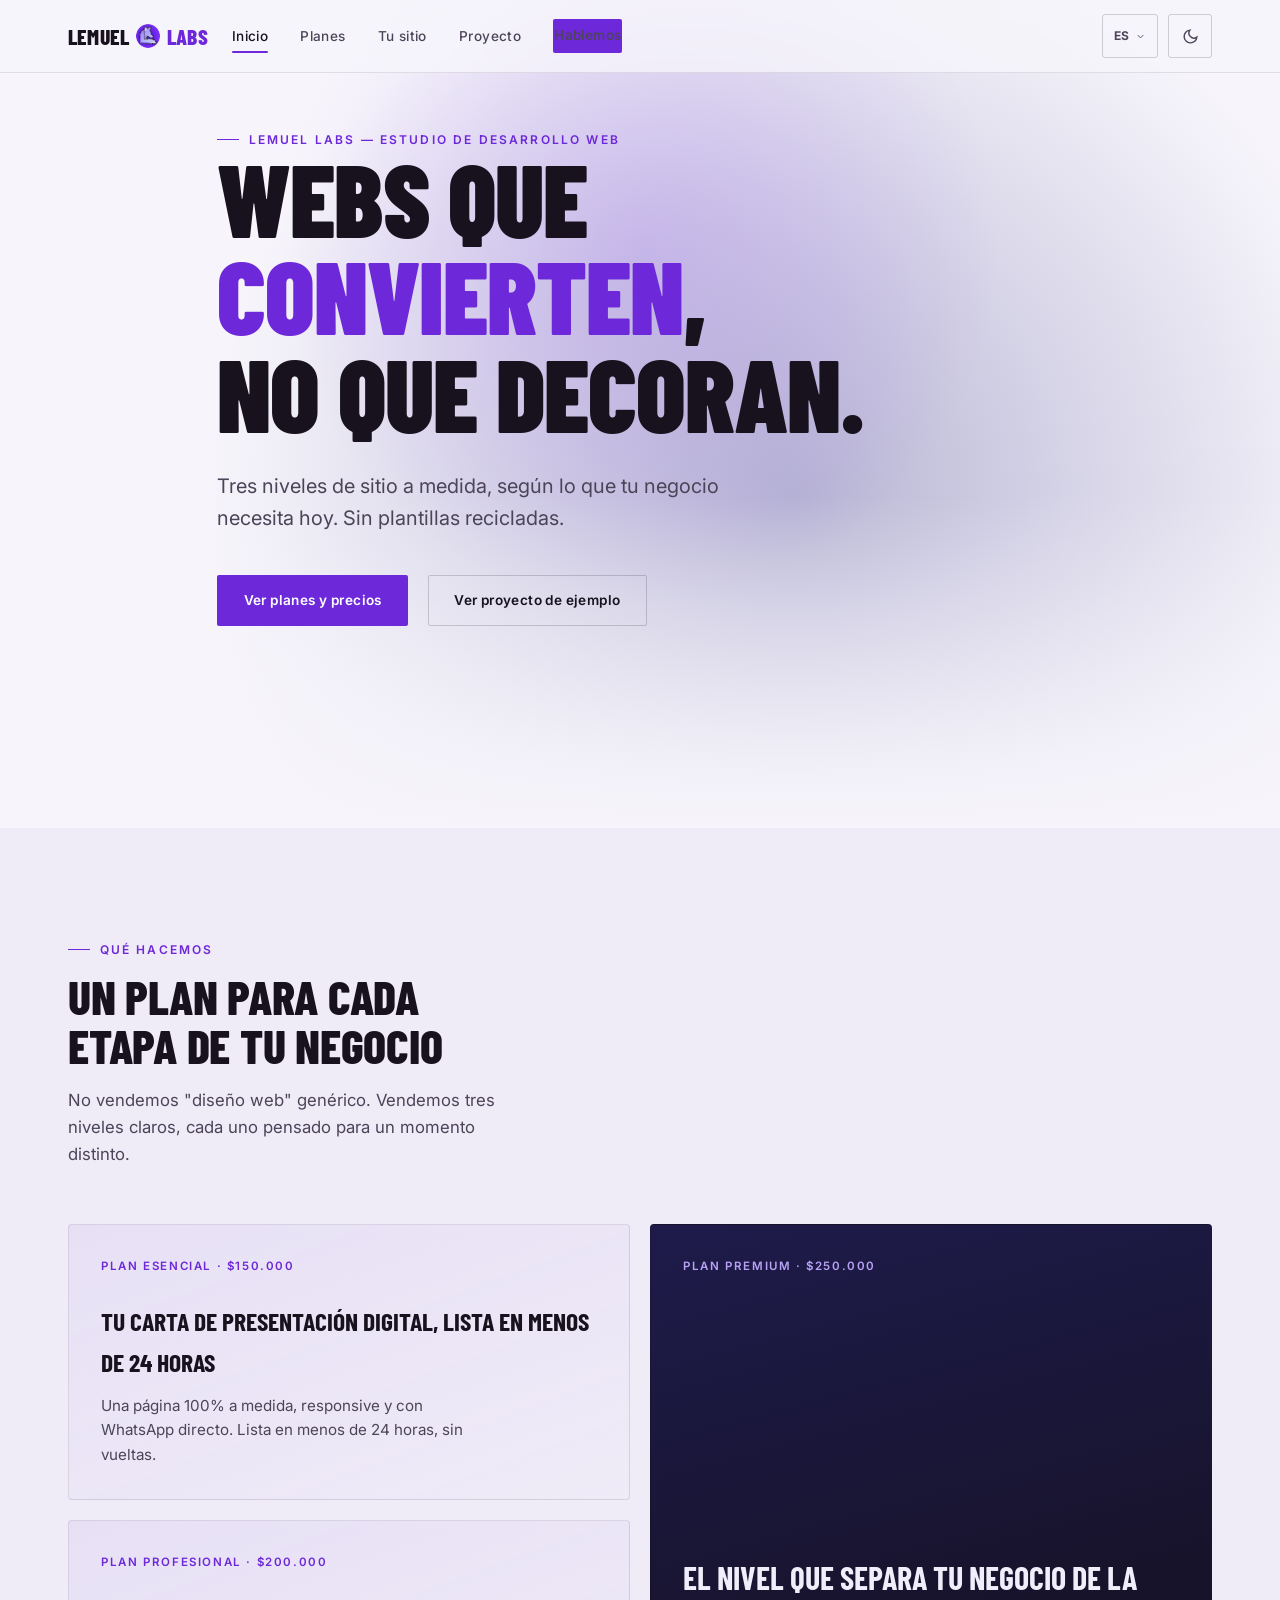
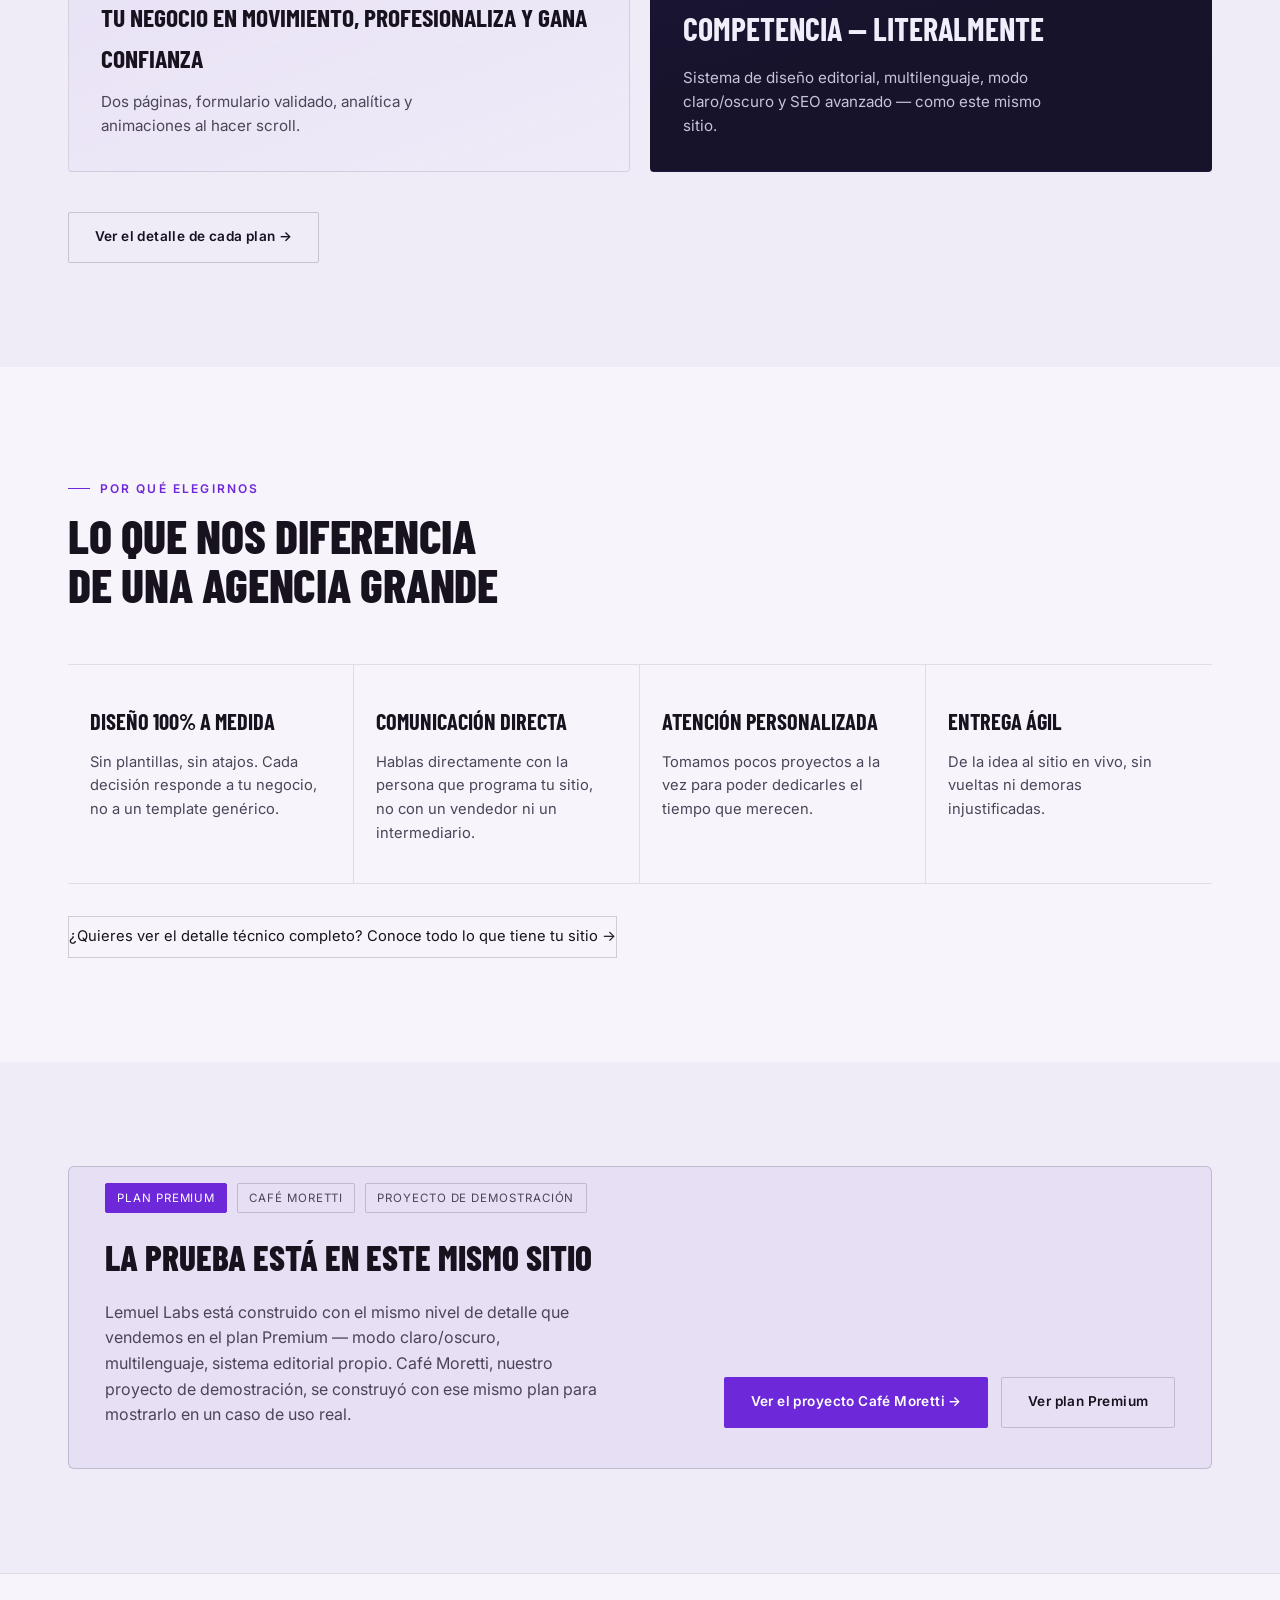
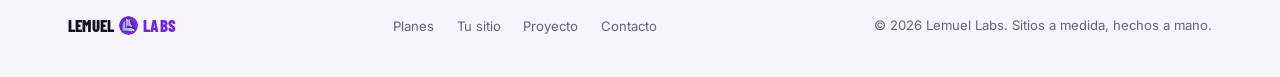
<file: index.html>
<!DOCTYPE html>
<html lang="es">
<head>
<meta charset="UTF-8">
<meta name="viewport" content="width=device-width, initial-scale=1.0">

<link rel="icon" href="img/favicon.ico" sizes="any">
<link rel="icon" type="image/png" sizes="32x32" href="img/favicon-32x32.png">
<link rel="icon" type="image/png" sizes="16x16" href="img/favicon-16x16.png">
<link rel="apple-touch-icon" sizes="180x180" href="img/apple-touch-icon.png">

<!-- Analítica liviana y sin cookies, vía Plausible. -->
<script defer data-domain="lemuel-labs.lemuel-labs.workers.dev" src="https://plausible.io/js/script.js"></script>
<!-- Alternativa a Plausible: GoatCounter (también gratis, también sin cookies).
     Para usarla en vez de Plausible: comentar el script de arriba,
     descomentar este, y reemplazar TU-CUENTA por tu cuenta real.
<script data-goatcounter="https://TU-CUENTA.goatcounter.com/count" async src="//gc.zgo.at/count.js"></script>
-->

<!-- Tema oscuro/claro sin parpadeo: se fija ANTES del primer paint -->
<script>
(function(){
  try{
    var saved = localStorage.getItem('lemuel-theme');
    var theme = saved || (window.matchMedia('(prefers-color-scheme: light)').matches ? 'light' : 'dark');
    document.documentElement.setAttribute('data-theme', theme);
    if (sessionStorage.getItem('lemuel-iris-open') === '1') {
      document.documentElement.classList.add('iris-pending');
      setTimeout(function(){ document.documentElement.classList.remove('iris-pending'); }, 2000);
    }
  }catch(e){}
})();
</script>

<title>Lemuel Labs — Desarrollo web a medida en 3 niveles</title>
<meta name="description" content="Lemuel Labs diseña y desarrolla sitios web a medida en tres planes: Esencial, Profesional y Premium. Sin plantillas. Con trato directo.">
<link rel="canonical" href="https://lemuel-labs.lemuel-labs.workers.dev/index.html">

<meta property="og:type" content="website">
<meta property="og:title" content="Lemuel Labs — Desarrollo web a medida en 3 niveles">
<meta property="og:description" content="Sitios a medida en tres planes: Esencial, Profesional y Premium. Sin plantillas, con trato directo y cupos limitados por mes.">
<!-- Para revisar cómo se ve la vista previa al compartir el link:
     Facebook Sharing Debugger (developers.facebook.com/tools/debug),
     Twitter Card Validator (cards-dev.twitter.com/validator) o
     LinkedIn Post Inspector (linkedin.com/post-inspector). -->
<meta property="og:url" content="https://lemuel-labs.lemuel-labs.workers.dev/index.html">
<meta property="og:image" content="https://lemuel-labs.lemuel-labs.workers.dev/img/og-cover.jpg">
<meta property="og:image:type" content="image/jpeg">
<meta property="og:image:width" content="1200">
<meta property="og:image:height" content="630">
<meta property="og:locale" content="es_LA">

<meta name="twitter:card" content="summary_large_image">
<meta name="twitter:title" content="Lemuel Labs — Desarrollo web a medida en 3 niveles">
<meta name="twitter:description" content="Sitios a medida en tres planes: Esencial, Profesional y Premium. Sin plantillas, con trato directo.">
<meta name="twitter:image" content="https://lemuel-labs.lemuel-labs.workers.dev/img/og-cover.jpg">
<meta name="google-site-verification" content="gsQZSoaF6FF7yiT_VLcIkMUJ9C_FSyWA95HaP05sHlU" />

<!-- Datos estructurados — ProfessionalService con los 3 planes como Offer.
     priceCurrency se asume ARS por el formato de los precios; ajustar si
     corresponde otra moneda. Completar "sameAs" si se suman redes sociales. -->
<script type="application/ld+json">
{
  "@context": "https://schema.org",
  "@type": "ProfessionalService",
  "name": "Lemuel Labs",
  "description": "Estudio de desarrollo web a medida. Sitios de presentación para pequeños y medianos negocios, en tres niveles de servicio: Esencial, Profesional y Premium.",
  "url": "https://lemuel-labs.lemuel-labs.workers.dev/index.html",
  "telephone": "+5355530224",
  "email": "lemuel.labs@gmail.com",
  "priceRange": "$$",
  "makesOffer": [
    {
      "@type": "Offer",
      "name": "Plan Esencial",
      "price": "150000",
      "priceCurrency": "ARS",
      "url": "https://lemuel-labs.lemuel-labs.workers.dev/planes.html#esencial"
    },
    {
      "@type": "Offer",
      "name": "Plan Profesional",
      "price": "200000",
      "priceCurrency": "ARS",
      "url": "https://lemuel-labs.lemuel-labs.workers.dev/planes.html#profesional"
    },
    {
      "@type": "Offer",
      "name": "Plan Premium",
      "price": "250000",
      "priceCurrency": "ARS",
      "url": "https://lemuel-labs.lemuel-labs.workers.dev/planes.html#premium"
    }
  ]
}
</script>

<link rel="preconnect" href="https://fonts.googleapis.com">
<link rel="preconnect" href="https://fonts.gstatic.com" crossorigin>
<link href="https://fonts.googleapis.com/css2?family=Barlow+Condensed:wght@600;700;800;900&family=Inter:wght@400;500;600;700&display=swap" rel="stylesheet">
<link rel="stylesheet" href="css/styles.css">
</head>
<body>

<a href="#main" class="skip-link">Saltar al contenido</a>

<header>
  <nav class="nav wrap">
    <!-- El logo del header enlaza a WhatsApp en vez de al inicio, de forma
         intencional: el link "Inicio" del nav cubre esa función. -->
    <a href="https://wa.me/5355530224?text=Hola%20Lemuel%20Labs%20%F0%9F%91%8B%20Quiero%20cotizar%20un%20sitio%20web%20para%20mi%20negocio.%0APlan%20de%20inter%C3%A9s%3A%20a%C3%BAn%20no%20lo%20decid%C3%AD%20%2F%20quiero%20asesoramiento%0ACu%C3%A9ntenme%20un%20poco%3A%20%C2%BFqu%C3%A9%20necesito%20completar%20o%20tener%20listo%20antes%20de%20empezar%3F" target="_blank" rel="noopener" class="logo">Lemuel <img src="img/logo.webp" alt="" class="logo-mark"> <span>Labs</span></a>
    <ul class="nav-links" id="navLinks">
      <li><a href="index.html" aria-current="page" data-i18n="nav_inicio">Inicio</a></li>
      <li><a href="planes.html" data-i18n="nav_planes">Planes</a></li>
      <li><a href="servicios.html" data-i18n="nav_servicios">Tu sitio</a></li>
      <li><a href="proyecto.html" data-i18n="nav_proyecto">Proyecto</a></li>
      <li><a href="contacto.html" class="btn btn-primary btn-sm" data-i18n="nav_cta">Hablemos</a></li>
    </ul>
    <div class="nav-controls">
      <div class="lang-switch" id="langSwitch" data-open="false">
        <button type="button" class="lang-switch-btn" id="langBtn" aria-haspopup="listbox" aria-expanded="false" aria-label="Elegir idioma">
          <span id="langCurrentLabel">ES</span>
          <svg viewBox="0 0 24 24" fill="none" stroke="currentColor" stroke-width="2" aria-hidden="true" focusable="false"><path d="M6 9l6 6 6-6"/></svg>
        </button>
        <ul class="lang-switch-list" id="langMenu" role="listbox" aria-label="Idioma" tabindex="-1">
          <li role="option" data-lang="es" aria-selected="true" id="langOpt-es" data-i18n="lang_name_es">Español</li>
          <li role="option" data-lang="en" aria-selected="false" id="langOpt-en" data-i18n="lang_name_en">Inglés</li>
          <li role="option" data-lang="pt" aria-selected="false" id="langOpt-pt" data-i18n="lang_name_pt">Portugués</li>
        </ul>
      </div>
      <button type="button" class="icon-btn" id="themeToggle" aria-pressed="false" aria-label="Cambiar entre modo oscuro y claro">
        <svg class="icon-sun" viewBox="0 0 24 24" fill="none" stroke="currentColor" stroke-width="2" aria-hidden="true" focusable="false"><circle cx="12" cy="12" r="4"/><path d="M12 2v2M12 20v2M4.9 4.9l1.4 1.4M17.7 17.7l1.4 1.4M2 12h2M20 12h2M4.9 19.1l1.4-1.4M17.7 6.3l1.4-1.4"/></svg>
        <svg class="icon-moon" viewBox="0 0 24 24" fill="none" stroke="currentColor" stroke-width="2" aria-hidden="true" focusable="false"><path d="M21 12.79A9 9 0 1 1 11.21 3 7 7 0 0 0 21 12.79Z"/></svg>
      </button>
      <button class="nav-toggle" id="navToggle" aria-label="Abrir menú" aria-expanded="false">☰</button>
    </div>
  </nav>
</header>

<main id="main">

  <!-- HERO -->
  <section class="hero" id="hero">
    <div class="wrap hero-inner">
      <span class="eyebrow" data-i18n="hero_index_eyebrow">Lemuel Labs — Estudio de desarrollo web</span>
      <h1 data-i18n-html="hero_index_h1">Webs que <em>convierten</em>,<br>no que decoran.</h1>
      <p class="hero-sub" data-i18n="hero_index_sub">Tres niveles de sitio a medida, según lo que tu negocio necesita hoy. Sin plantillas recicladas.</p>
      <div class="hero-actions">
        <a href="planes.html" class="btn btn-primary" data-i18n="hero_index_cta1">Ver planes y precios</a>
        <a href="proyecto.html" class="btn btn-ghost" data-i18n="hero_index_cta2">Ver proyecto de ejemplo</a>
      </div>
    </div>
  </section>

  <!-- RESUMEN DE SERVICIOS -->
  <section class="services" id="servicios">
    <div class="wrap">
      <div class="section-head reveal">
        <span class="eyebrow" data-i18n="services_eyebrow">Qué hacemos</span>
        <h2 data-i18n="services_h2">Un plan para cada etapa de tu negocio</h2>
        <p data-i18n="services_p">No vendemos "diseño web" genérico. Vendemos tres niveles claros, cada uno pensado para un momento distinto.</p>
      </div>

      <div class="bento">
        <div class="card card-compact reveal">
          <span class="card-tag"><span data-i18n="plan1_name">Plan Esencial</span> · $150.000</span>
          <h3 data-i18n="service1_h3">Tu carta de presentación digital, lista en menos de 24 horas</h3>
          <p data-i18n="service1_p">Una página 100% a medida, responsive y con WhatsApp directo. Lista en menos de 24 horas, sin vueltas.</p>
        </div>
        <div class="card card-compact reveal reveal-delay-1">
          <span class="card-tag"><span data-i18n="plan2_name">Plan Profesional</span> · $200.000</span>
          <h3 data-i18n="service2_h3">Tu negocio en movimiento, profesionaliza y gana confianza</h3>
          <p data-i18n="service2_p">Dos páginas, formulario validado, analítica y animaciones al hacer scroll.</p>
        </div>
        <div class="card card-featured reveal reveal-delay-2">
          <span class="card-tag"><span data-i18n="plan3_name">Plan Premium</span> · $250.000</span>
          <h3 data-i18n="service3_h3">El nivel que separa tu negocio de la competencia — literalmente</h3>
          <p data-i18n="service3_p">Sistema de diseño editorial, multilenguaje, modo claro/oscuro y SEO avanzado — como este mismo sitio.</p>
        </div>
      </div>

      <div style="margin-top:2.5rem;">
        <a href="planes.html" class="btn btn-ghost reveal" data-i18n="services_cta">Ver el detalle de cada plan →</a>
      </div>
    </div>
  </section>

  <!-- POR QUÉ ELEGIRNOS -->
  <section class="why" id="por-que">
    <div class="wrap">
      <div class="section-head reveal">
        <span class="eyebrow" data-i18n="why_eyebrow">Por qué elegirnos</span>
        <h2 data-i18n="why_h2">Lo que nos diferencia de una agencia grande</h2>
      </div>

      <div class="why-grid reveal">
        <div class="why-item">
          <span class="why-mark"></span>
          <h3 data-i18n="why1_h3">Diseño 100% a medida</h3>
          <p data-i18n="why1_p">Sin plantillas, sin atajos. Cada decisión responde a tu negocio, no a un template genérico.</p>
        </div>
        <div class="why-item">
          <span class="why-mark"></span>
          <h3 data-i18n="why2_h3">Comunicación directa</h3>
          <p data-i18n="why2_p">Hablas directamente con la persona que programa tu sitio, no con un vendedor ni un intermediario.</p>
        </div>
        <div class="why-item">
          <span class="why-mark"></span>
          <h3 data-i18n="why3_h3">Atención personalizada</h3>
          <p data-i18n="why3_p">Tomamos pocos proyectos a la vez para poder dedicarles el tiempo que merecen.</p>
        </div>
        <div class="why-item">
          <span class="why-mark"></span>
          <h3 data-i18n="why4_h3">Entrega ágil</h3>
          <p data-i18n="why4_p">De la idea al sitio en vivo, sin vueltas ni demoras injustificadas.</p>
        </div>
      </div>

      <p style="margin-top:2rem; font-size:0.92rem;">
        <a href="servicios.html" class="btn-ghost" style="display:inline-block; padding:0.5rem 0;" data-i18n="why_cta">¿Quieres ver el detalle técnico completo? Conoce todo lo que tiene tu sitio →</a>
      </p>
    </div>
  </section>

  <!-- PRUEBA VIVA -->
  <section class="project">
    <div class="wrap">
      <div class="case reveal" style="display:flex; flex-wrap:wrap; align-items:center; gap:0;">
        <div class="case-body" style="flex:1; min-width:280px;">
          <div class="case-info">
            <div class="case-tags">
              <span class="case-tag plan-tag" data-i18n="proof_tag1">Plan Premium</span>
              <span class="case-tag">Café Moretti</span>
              <span class="case-tag" data-i18n="proof_tag3">Proyecto de demostración</span>
            </div>
            <h2 data-i18n="proof_h2">La prueba está en este mismo sitio</h2>
            <p data-i18n="proof_p">Lemuel Labs está construido con el mismo nivel de detalle que vendemos en el plan Premium — modo claro/oscuro, multilenguaje, sistema editorial propio. Café Moretti, nuestro proyecto de demostración, se construyó con ese mismo plan para mostrarlo en un caso de uso real.</p>
          </div>
          <div class="case-cta" style="margin-top:1.6rem;">
            <a href="proyecto.html" class="btn btn-primary" data-i18n="proof_cta1">Ver el proyecto Café Moretti →</a>
            <a href="planes.html" class="btn btn-ghost" data-i18n="proof_cta2">Ver plan Premium</a>
          </div>
        </div>
      </div>
    </div>
  </section>

</main>

<footer>
  <div class="wrap footer-inner">
    <a href="https://wa.me/5355530224?text=Hola%20Lemuel%20Labs%20%F0%9F%91%8B%20Quiero%20cotizar%20un%20sitio%20web%20para%20mi%20negocio.%0APlan%20de%20inter%C3%A9s%3A%20a%C3%BAn%20no%20lo%20decid%C3%AD%20%2F%20quiero%20asesoramiento%0ACu%C3%A9ntenme%20un%20poco%3A%20%C2%BFqu%C3%A9%20necesito%20completar%20o%20tener%20listo%20antes%20de%20empezar%3F" target="_blank" rel="noopener" class="logo" style="font-size:1.05rem;">Lemuel <img src="img/logo.webp" alt="" class="logo-mark"> <span>Labs</span></a>
    <ul class="footer-links">
      <li><a href="planes.html" data-i18n="nav_planes">Planes</a></li>
      <li><a href="servicios.html" data-i18n="nav_servicios">Tu sitio</a></li>
      <li><a href="proyecto.html" data-i18n="nav_proyecto">Proyecto</a></li>
      <li><a href="contacto.html" data-i18n="nav_contacto">Contacto</a></li>
    </ul>
    <p>&copy; <span id="year"></span> Lemuel Labs. Sitios a medida, hechos a mano.</p>
  </div>
</footer>

<script src="js/main.js" defer></script>
</body>
</html>
</file>
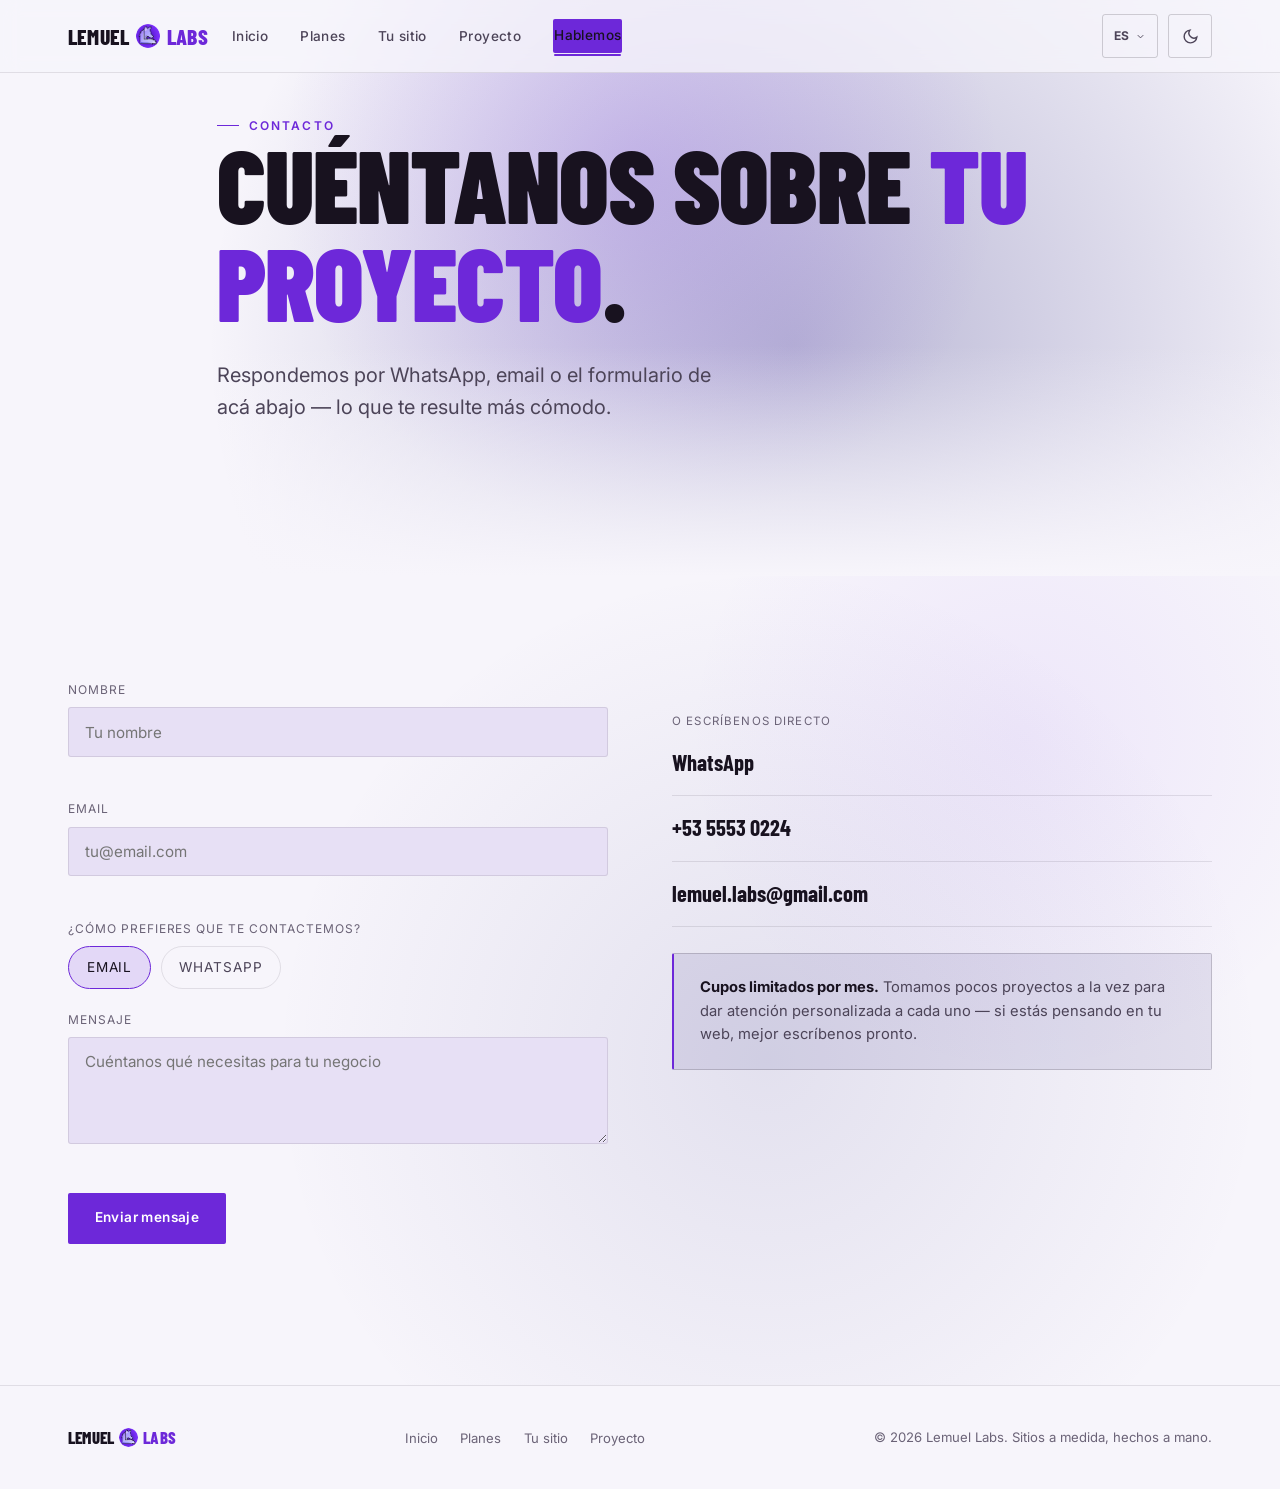
<file: contacto.html>
<!DOCTYPE html>
<html lang="es">
<head>
<meta charset="UTF-8">
<meta name="viewport" content="width=device-width, initial-scale=1.0">

<link rel="icon" href="img/favicon.ico" sizes="any">
<link rel="icon" type="image/png" sizes="32x32" href="img/favicon-32x32.png">
<link rel="icon" type="image/png" sizes="16x16" href="img/favicon-16x16.png">
<link rel="apple-touch-icon" sizes="180x180" href="img/apple-touch-icon.png">

<!-- Analítica liviana y sin cookies, vía Plausible. -->
<script defer data-domain="lemuel-labs.lemuel-labs.workers.dev" src="https://plausible.io/js/script.js"></script>
<!-- Alternativa a Plausible: GoatCounter (también gratis, también sin cookies).
     Para usarla en vez de Plausible: comentar el script de arriba,
     descomentar este, y reemplazar TU-CUENTA por tu cuenta real.
<script data-goatcounter="https://TU-CUENTA.goatcounter.com/count" async src="//gc.zgo.at/count.js"></script>
-->

<script>
(function(){
  try{
    var saved = localStorage.getItem('lemuel-theme');
    var theme = saved || (window.matchMedia('(prefers-color-scheme: light)').matches ? 'light' : 'dark');
    document.documentElement.setAttribute('data-theme', theme);
    if (sessionStorage.getItem('lemuel-iris-open') === '1') {
      document.documentElement.classList.add('iris-pending');
      setTimeout(function(){ document.documentElement.classList.remove('iris-pending'); }, 2000);
    }
  }catch(e){}
})();
</script>

<title>Contacto — Lemuel Labs</title>
<meta name="description" content="Escríbenos por WhatsApp, email o el formulario de contacto. Cupos limitados por mes para dar atención personalizada a cada proyecto.">
<link rel="canonical" href="https://lemuel-labs.lemuel-labs.workers.dev/contacto.html">

<meta property="og:type" content="website">
<meta property="og:title" content="Contacto — Lemuel Labs">
<meta property="og:description" content="Cuéntanos sobre tu proyecto. Cupos limitados por mes.">
<!-- Para revisar cómo se ve la vista previa al compartir el link:
     Facebook Sharing Debugger (developers.facebook.com/tools/debug),
     Twitter Card Validator (cards-dev.twitter.com/validator) o
     LinkedIn Post Inspector (linkedin.com/post-inspector). -->
<meta property="og:url" content="https://lemuel-labs.lemuel-labs.workers.dev/contacto.html">
<meta property="og:image" content="https://lemuel-labs.lemuel-labs.workers.dev/img/og-cover.jpg">
<meta property="og:image:type" content="image/jpeg">
<meta property="og:image:width" content="1200">
<meta property="og:image:height" content="630">
<meta property="og:locale" content="es_LA">

<meta name="twitter:card" content="summary_large_image">
<meta name="twitter:title" content="Contacto — Lemuel Labs">
<meta name="twitter:description" content="Cuéntanos sobre tu proyecto. Cupos limitados por mes.">
<meta name="twitter:image" content="https://lemuel-labs.lemuel-labs.workers.dev/img/og-cover.jpg">

<script type="application/ld+json">
{
  "@context": "https://schema.org",
  "@type": "ProfessionalService",
  "name": "Lemuel Labs",
  "description": "Estudio de desarrollo web a medida. Sitios de presentación para pequeños y medianos negocios, en tres niveles de servicio: Esencial, Profesional y Premium.",
  "url": "https://lemuel-labs.lemuel-labs.workers.dev/contacto.html",
  "telephone": "+5355530224",
  "email": "lemuel.labs@gmail.com",
  "priceRange": "$$",
  "makesOffer": [
    {
      "@type": "Offer",
      "name": "Plan Esencial",
      "price": "150000",
      "priceCurrency": "ARS",
      "url": "https://lemuel-labs.lemuel-labs.workers.dev/planes.html#esencial"
    },
    {
      "@type": "Offer",
      "name": "Plan Profesional",
      "price": "200000",
      "priceCurrency": "ARS",
      "url": "https://lemuel-labs.lemuel-labs.workers.dev/planes.html#profesional"
    },
    {
      "@type": "Offer",
      "name": "Plan Premium",
      "price": "250000",
      "priceCurrency": "ARS",
      "url": "https://lemuel-labs.lemuel-labs.workers.dev/planes.html#premium"
    }
  ]
}
</script>

<link rel="preconnect" href="https://fonts.googleapis.com">
<link rel="preconnect" href="https://fonts.gstatic.com" crossorigin>
<link href="https://fonts.googleapis.com/css2?family=Barlow+Condensed:wght@600;700;800;900&family=Inter:wght@400;500;600;700&display=swap" rel="stylesheet">
<link rel="stylesheet" href="css/styles.css">
</head>
<body>

<a href="#main" class="skip-link">Saltar al contenido</a>

<header>
  <nav class="nav wrap">
    <a href="https://wa.me/5355530224?text=Hola%20Lemuel%20Labs%20%F0%9F%91%8B%20Quiero%20cotizar%20un%20sitio%20web%20para%20mi%20negocio.%0APlan%20de%20inter%C3%A9s%3A%20a%C3%BAn%20no%20lo%20decid%C3%AD%20%2F%20quiero%20asesoramiento%0ACu%C3%A9ntenme%20un%20poco%3A%20%C2%BFqu%C3%A9%20necesito%20completar%20o%20tener%20listo%20antes%20de%20empezar%3F" target="_blank" rel="noopener" class="logo">Lemuel <img src="img/logo.webp" alt="" class="logo-mark"> <span>Labs</span></a>
    <ul class="nav-links" id="navLinks">
      <li><a href="index.html" data-i18n="nav_inicio">Inicio</a></li>
      <li><a href="planes.html" data-i18n="nav_planes">Planes</a></li>
      <li><a href="servicios.html" data-i18n="nav_servicios">Tu sitio</a></li>
      <li><a href="proyecto.html" data-i18n="nav_proyecto">Proyecto</a></li>
      <li><a href="contacto.html" class="btn btn-primary btn-sm" aria-current="page" data-i18n="nav_cta">Hablemos</a></li>
    </ul>
    <div class="nav-controls">
      <div class="lang-switch" id="langSwitch" data-open="false">
        <button type="button" class="lang-switch-btn" id="langBtn" aria-haspopup="listbox" aria-expanded="false" aria-label="Elegir idioma">
          <span id="langCurrentLabel">ES</span>
          <svg viewBox="0 0 24 24" fill="none" stroke="currentColor" stroke-width="2" aria-hidden="true" focusable="false"><path d="M6 9l6 6 6-6"/></svg>
        </button>
        <ul class="lang-switch-list" id="langMenu" role="listbox" aria-label="Idioma" tabindex="-1">
          <li role="option" data-lang="es" aria-selected="true" id="langOpt-es" data-i18n="lang_name_es">Español</li>
          <li role="option" data-lang="en" aria-selected="false" id="langOpt-en" data-i18n="lang_name_en">Inglés</li>
          <li role="option" data-lang="pt" aria-selected="false" id="langOpt-pt" data-i18n="lang_name_pt">Portugués</li>
        </ul>
      </div>
      <button type="button" class="icon-btn" id="themeToggle" aria-pressed="false" aria-label="Cambiar entre modo oscuro y claro">
        <svg class="icon-sun" viewBox="0 0 24 24" fill="none" stroke="currentColor" stroke-width="2" aria-hidden="true" focusable="false"><circle cx="12" cy="12" r="4"/><path d="M12 2v2M12 20v2M4.9 4.9l1.4 1.4M17.7 17.7l1.4 1.4M2 12h2M20 12h2M4.9 19.1l1.4-1.4M17.7 6.3l1.4-1.4"/></svg>
        <svg class="icon-moon" viewBox="0 0 24 24" fill="none" stroke="currentColor" stroke-width="2" aria-hidden="true" focusable="false"><path d="M21 12.79A9 9 0 1 1 11.21 3 7 7 0 0 0 21 12.79Z"/></svg>
      </button>
      <button class="nav-toggle" id="navToggle" aria-label="Abrir menú" aria-expanded="false">☰</button>
    </div>
  </nav>
</header>

<main id="main">

  <section class="hero hero-compact" id="hero">
    <div class="wrap hero-inner">
      <span class="eyebrow" data-i18n="hero_contacto_eyebrow">Contacto</span>
      <h1 data-i18n-html="hero_contacto_h1">Cuéntanos sobre <em>tu proyecto</em>.</h1>
      <p class="hero-sub" data-i18n="hero_contacto_sub">Respondemos por WhatsApp, email o el formulario de acá abajo — lo que te resulte más cómodo.</p>
    </div>
  </section>

  <section class="contact" id="contacto">
    <div class="wrap contact-inner">
      <div class="contact-grid">

        <div class="reveal">
          <!-- El formulario se envía a través de un servicio externo, sin backend propio. -->
          <form id="contactForm" action="https://formspree.io/f/YOUR_FORM_ID" method="POST" novalidate>
            <!--
              Alternativa a Formspree: Web3Forms (también gratis, sin
              cuenta). Para usarla en vez de Formspree: comentar el
              <form> de arriba, descomentar este, y reemplazar
              YOUR_ACCESS_KEY por la clave real de https://web3forms.com

            <form id="contactForm" action="https://api.web3forms.com/submit" method="POST" novalidate>
              <input type="hidden" name="access_key" value="YOUR_ACCESS_KEY">
            -->

            <!-- Honeypot anti-spam: invisible para personas, tentador para bots -->
            <div class="hp-field" aria-hidden="true">
              <label for="website">No completar este campo</label>
              <input type="text" id="website" name="website" tabindex="-1" autocomplete="off">
            </div>

            <div class="field">
              <label for="name" data-i18n="form_label_name">Nombre</label>
              <input type="text" id="name" name="name" placeholder="Tu nombre" data-i18n-placeholder="form_placeholder_name" required aria-describedby="nameError">
              <span class="field-error" id="nameError"></span>
            </div>
            <div class="field">
              <label for="email" data-i18n="form_label_email">Email</label>
              <input type="email" id="email" name="email" placeholder="tu@email.com" required aria-describedby="emailError">
              <span class="field-error" id="emailError"></span>
            </div>
            <div class="field field-method">
              <span class="field-method-label" id="methodLabel" data-i18n="form_method_label">¿Cómo prefieres que te contactemos?</span>
              <div class="method-toggle" role="radiogroup" aria-labelledby="methodLabel">
                <label class="method-option">
                  <input type="radio" name="contactMethod" id="contactMethodEmail" value="email" checked>
                  <span data-i18n="form_method_email">Email</span>
                </label>
                <label class="method-option">
                  <input type="radio" name="contactMethod" id="contactMethodWhatsapp" value="whatsapp">
                  <span data-i18n="form_method_whatsapp">WhatsApp</span>
                </label>
              </div>
            </div>
            <div class="field">
              <label for="message" data-i18n="form_label_message">Mensaje</label>
              <textarea id="message" name="message" rows="4" placeholder="Cuéntanos qué necesitas para tu negocio" data-i18n-placeholder="form_placeholder_message" required aria-describedby="messageError"></textarea>
              <span class="field-error" id="messageError"></span>
            </div>
            <button type="submit" class="btn btn-primary" data-i18n="form_submit">Enviar mensaje</button>
            <p class="form-status" role="status" aria-live="polite"></p>
            <p class="form-fallback" id="formFallback" hidden>
              <span data-i18n="form_fallback_text">¿No se envió? Escríbenos directo por</span>
              <a href="https://wa.me/5355530224?text=Hola%20Lemuel%20Labs%20%F0%9F%91%8B%20Intent%C3%A9%20escribirles%20por%20el%20formulario%20de%20la%20web%20pero%20no%20se%20envi%C3%B3.">WhatsApp</a>.
            </p>
          </form>
        </div>

        <div class="reveal reveal-delay-1">
          <div class="direct-info">
            <span data-i18n="contact_direct_label">O escríbenos directo</span>
            <a href="https://wa.me/5355530224?text=Hola%20Lemuel%20Labs%20%F0%9F%91%8B%20Quiero%20cotizar%20un%20sitio%20web%20para%20mi%20negocio.%0APlan%20de%20inter%C3%A9s%3A%20a%C3%BAn%20no%20lo%20decid%C3%AD%20%2F%20quiero%20asesoramiento%0ACu%C3%A9ntenme%20un%20poco%3A%20%C2%BFqu%C3%A9%20necesito%20completar%20o%20tener%20listo%20antes%20de%20empezar%3F" target="_blank" rel="noopener">WhatsApp</a>
            <a href="tel:+5355530224">+53 5553 0224</a>
            <a href="mailto:lemuel.labs@gmail.com">lemuel.labs@gmail.com</a>
          </div>
          <div class="urgency">
            <p data-i18n-html="contact_urgency">
              <strong>Cupos limitados por mes.</strong> Tomamos pocos proyectos a la vez para dar atención personalizada a cada uno — si estás pensando en tu web, mejor escríbenos pronto.
            </p>
          </div>
        </div>

      </div>
    </div>
  </section>

</main>

<footer>
  <div class="wrap footer-inner">
    <a href="https://wa.me/5355530224?text=Hola%20Lemuel%20Labs%20%F0%9F%91%8B%20Quiero%20cotizar%20un%20sitio%20web%20para%20mi%20negocio.%0APlan%20de%20inter%C3%A9s%3A%20a%C3%BAn%20no%20lo%20decid%C3%AD%20%2F%20quiero%20asesoramiento%0ACu%C3%A9ntenme%20un%20poco%3A%20%C2%BFqu%C3%A9%20necesito%20completar%20o%20tener%20listo%20antes%20de%20empezar%3F" target="_blank" rel="noopener" class="logo" style="font-size:1.05rem;">Lemuel <img src="img/logo.webp" alt="" class="logo-mark"> <span>Labs</span></a>
    <ul class="footer-links">
      <li><a href="index.html" data-i18n="nav_inicio">Inicio</a></li>
      <li><a href="planes.html" data-i18n="nav_planes">Planes</a></li>
      <li><a href="servicios.html" data-i18n="nav_servicios">Tu sitio</a></li>
      <li><a href="proyecto.html" data-i18n="nav_proyecto">Proyecto</a></li>
    </ul>
    <p>&copy; <span id="year"></span> Lemuel Labs. Sitios a medida, hechos a mano.</p>
  </div>
</footer>

<script src="js/main.js" defer></script>
</body>
</html>
</file>
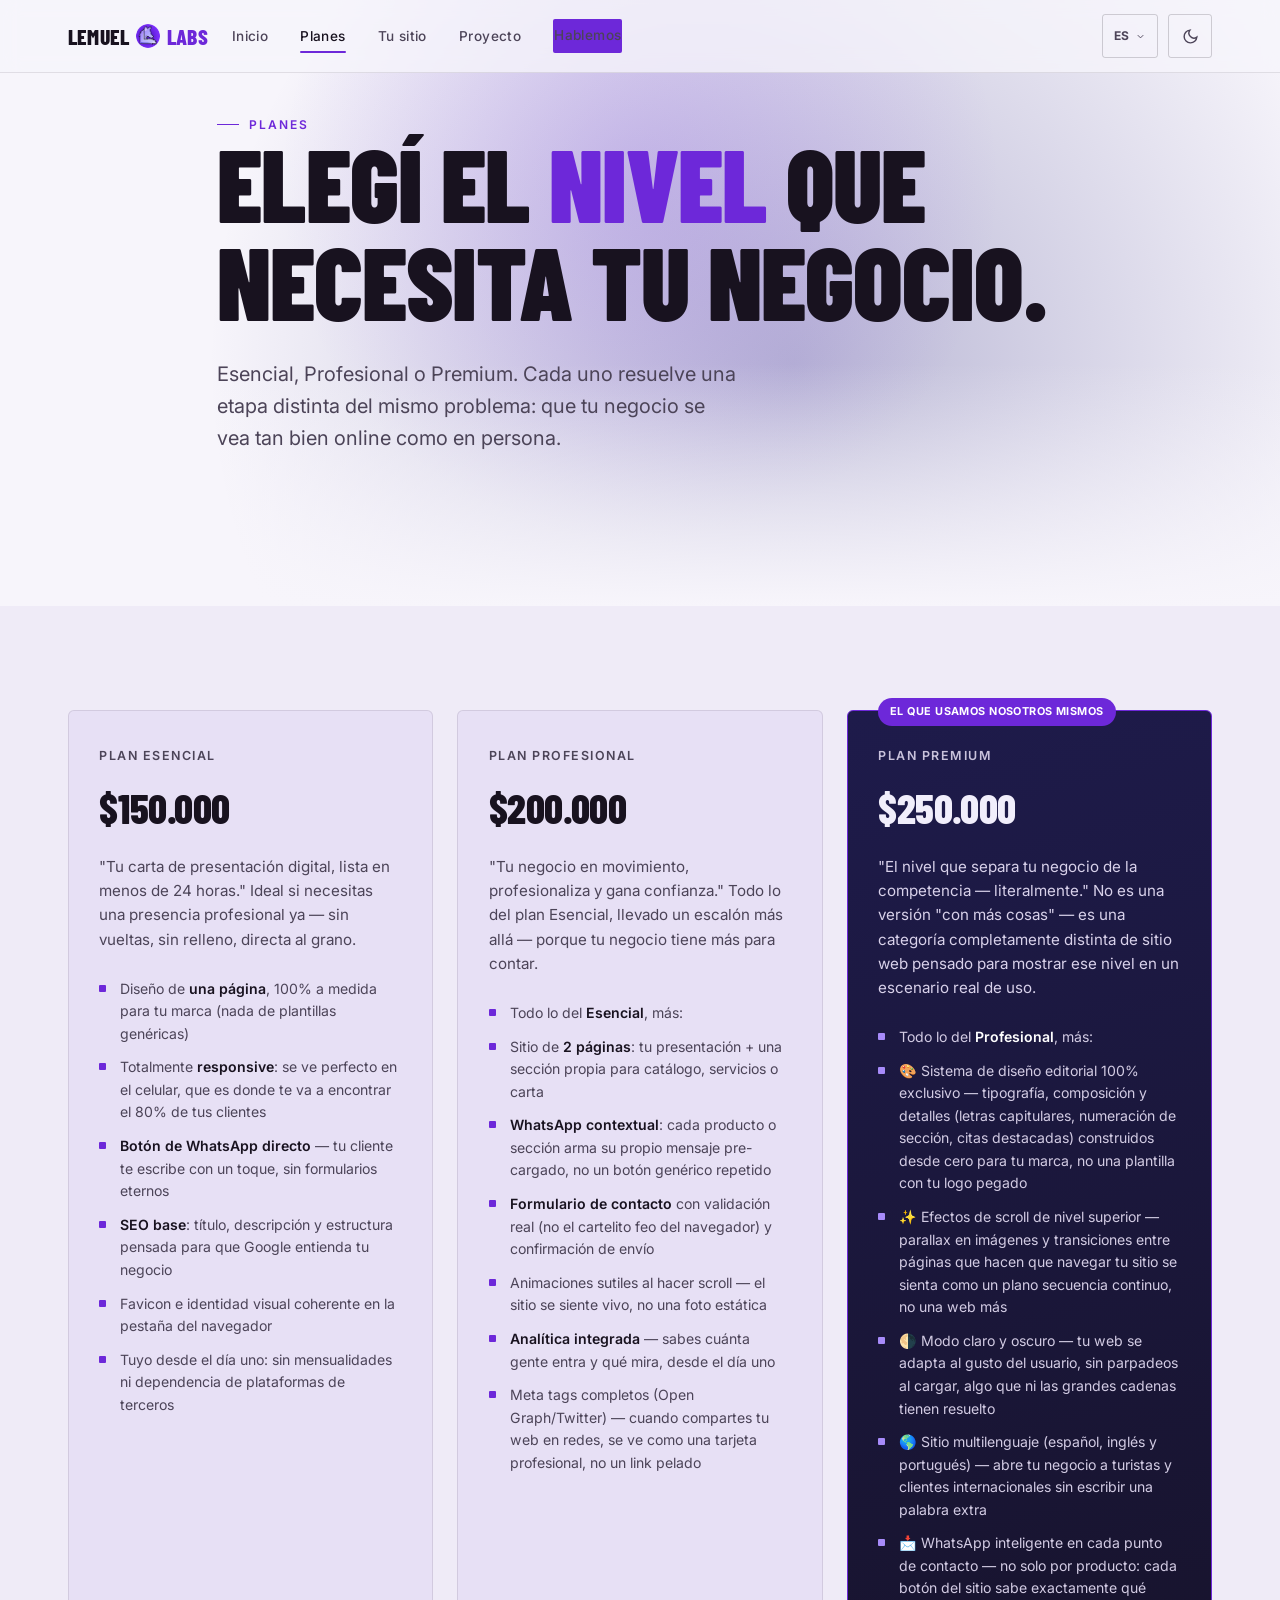
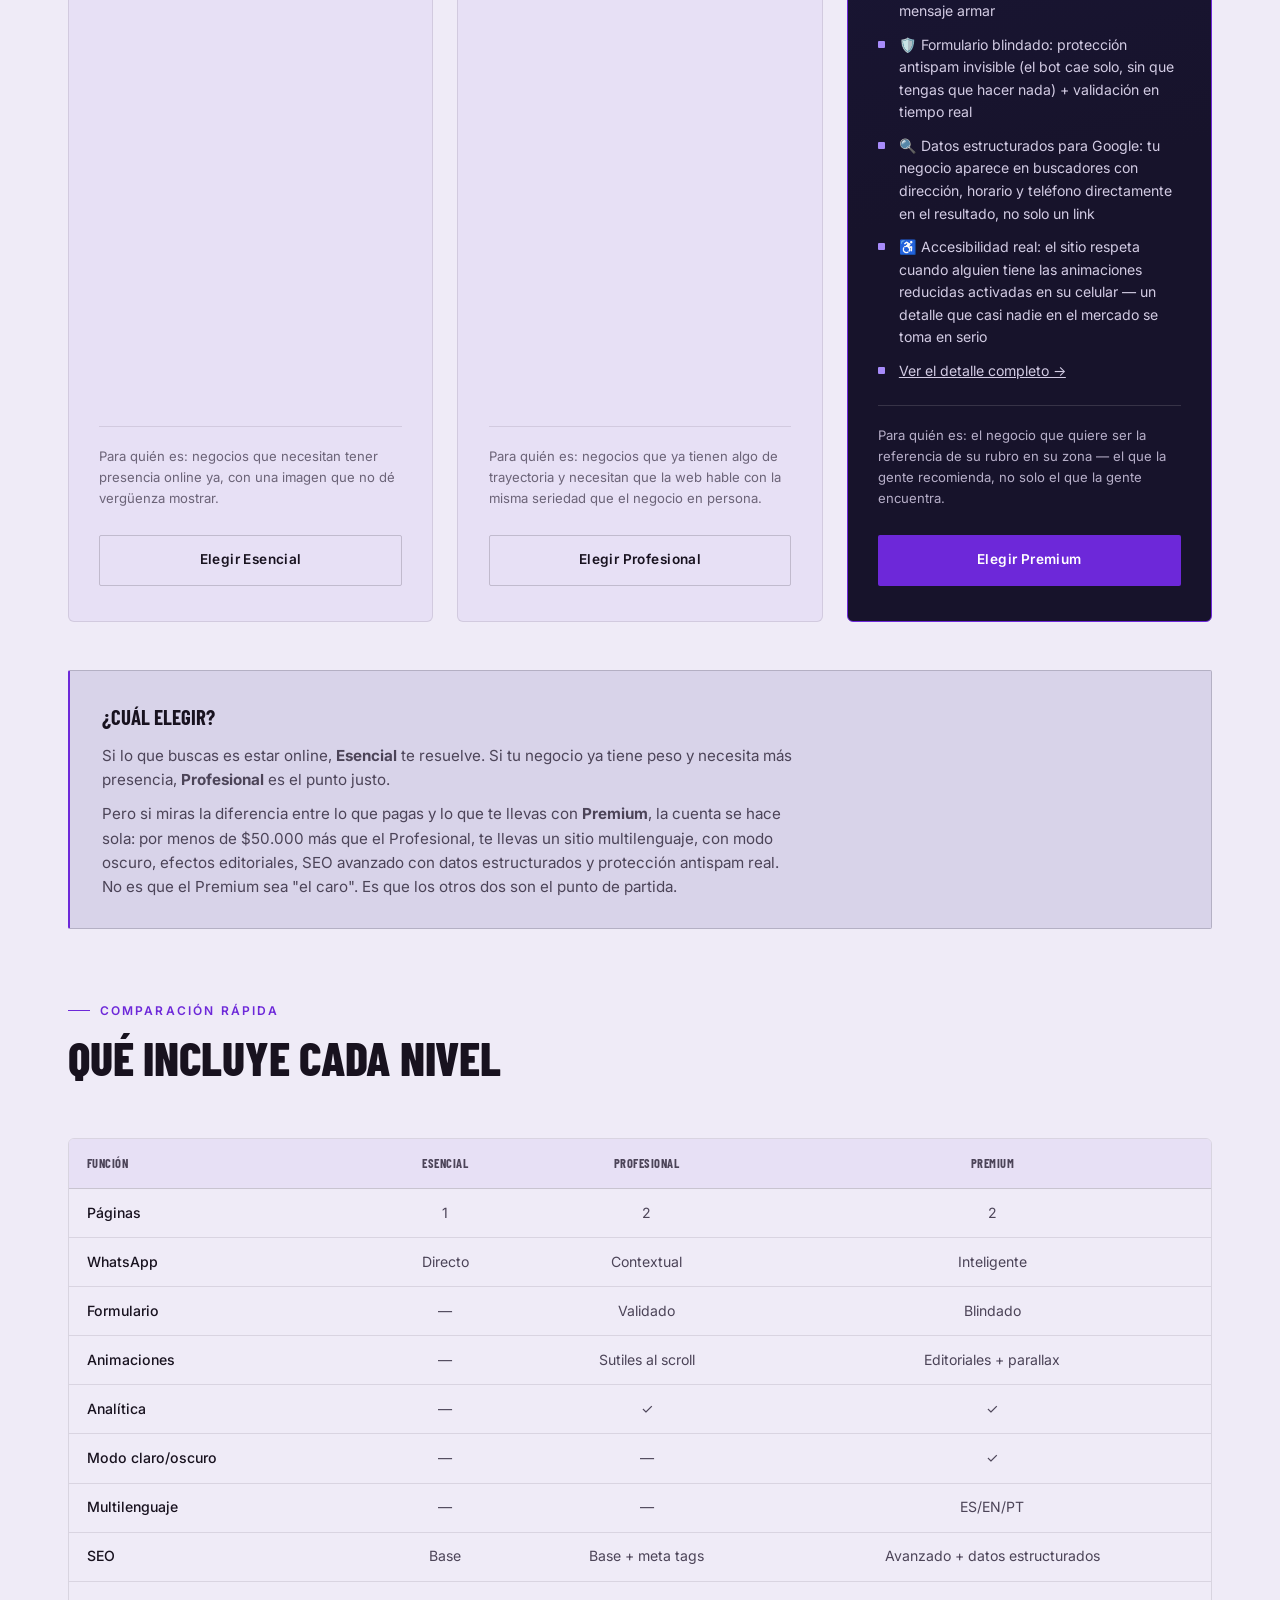
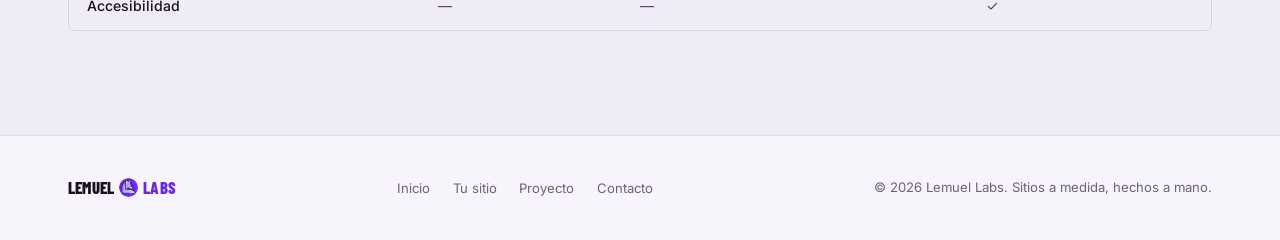
<file: planes.html>
<!DOCTYPE html>
<html lang="es">
<head>
<meta charset="UTF-8">
<meta name="viewport" content="width=device-width, initial-scale=1.0">

<link rel="icon" href="img/favicon.ico" sizes="any">
<link rel="icon" type="image/png" sizes="32x32" href="img/favicon-32x32.png">
<link rel="icon" type="image/png" sizes="16x16" href="img/favicon-16x16.png">
<link rel="apple-touch-icon" sizes="180x180" href="img/apple-touch-icon.png">

<!-- Analítica liviana y sin cookies, vía Plausible. -->
<script defer data-domain="lemuel-labs.lemuel-labs.workers.dev" src="https://plausible.io/js/script.js"></script>
<!-- Alternativa a Plausible: GoatCounter (también gratis, también sin cookies).
     Para usarla en vez de Plausible: comentar el script de arriba,
     descomentar este, y reemplazar TU-CUENTA por tu cuenta real.
<script data-goatcounter="https://TU-CUENTA.goatcounter.com/count" async src="//gc.zgo.at/count.js"></script>
-->

<script>
(function(){
  try{
    var saved = localStorage.getItem('lemuel-theme');
    var theme = saved || (window.matchMedia('(prefers-color-scheme: light)').matches ? 'light' : 'dark');
    document.documentElement.setAttribute('data-theme', theme);
    if (sessionStorage.getItem('lemuel-iris-open') === '1') {
      document.documentElement.classList.add('iris-pending');
      setTimeout(function(){ document.documentElement.classList.remove('iris-pending'); }, 2000);
    }
  }catch(e){}
})();
</script>

<title>Planes y precios — Lemuel Labs</title>
<meta name="description" content="Esencial ($150.000), Profesional ($200.000) y Premium ($250.000). Elige el plan de sitio web a medida que necesita tu negocio hoy.">
<link rel="canonical" href="https://lemuel-labs.lemuel-labs.workers.dev/planes.html">

<meta property="og:type" content="website">
<meta property="og:title" content="Planes y precios — Lemuel Labs">
<meta property="og:description" content="Esencial, Profesional y Premium: tres niveles de sitio web a medida, con precio y features claras.">
<!-- Para revisar cómo se ve la vista previa al compartir el link:
     Facebook Sharing Debugger (developers.facebook.com/tools/debug),
     Twitter Card Validator (cards-dev.twitter.com/validator) o
     LinkedIn Post Inspector (linkedin.com/post-inspector). -->
<meta property="og:url" content="https://lemuel-labs.lemuel-labs.workers.dev/planes.html">
<meta property="og:image" content="https://lemuel-labs.lemuel-labs.workers.dev/img/og-cover.jpg">
<meta property="og:image:type" content="image/jpeg">
<meta property="og:image:width" content="1200">
<meta property="og:image:height" content="630">
<meta property="og:locale" content="es_LA">

<meta name="twitter:card" content="summary_large_image">
<meta name="twitter:title" content="Planes y precios — Lemuel Labs">
<meta name="twitter:description" content="Esencial, Profesional y Premium: tres niveles de sitio web a medida.">
<meta name="twitter:image" content="https://lemuel-labs.lemuel-labs.workers.dev/img/og-cover.jpg">

<script type="application/ld+json">
{
  "@context": "https://schema.org",
  "@type": "ProfessionalService",
  "name": "Lemuel Labs",
  "description": "Estudio de desarrollo web a medida. Sitios de presentación para pequeños y medianos negocios, en tres niveles de servicio: Esencial, Profesional y Premium.",
  "url": "https://lemuel-labs.lemuel-labs.workers.dev/planes.html",
  "telephone": "+5355530224",
  "email": "lemuel.labs@gmail.com",
  "priceRange": "$$",
  "makesOffer": [
    {
      "@type": "Offer",
      "name": "Plan Esencial",
      "price": "150000",
      "priceCurrency": "ARS",
      "url": "https://lemuel-labs.lemuel-labs.workers.dev/planes.html#esencial"
    },
    {
      "@type": "Offer",
      "name": "Plan Profesional",
      "price": "200000",
      "priceCurrency": "ARS",
      "url": "https://lemuel-labs.lemuel-labs.workers.dev/planes.html#profesional"
    },
    {
      "@type": "Offer",
      "name": "Plan Premium",
      "price": "250000",
      "priceCurrency": "ARS",
      "url": "https://lemuel-labs.lemuel-labs.workers.dev/planes.html#premium"
    }
  ]
}
</script>

<link rel="preconnect" href="https://fonts.googleapis.com">
<link rel="preconnect" href="https://fonts.gstatic.com" crossorigin>
<link href="https://fonts.googleapis.com/css2?family=Barlow+Condensed:wght@600;700;800;900&family=Inter:wght@400;500;600;700&display=swap" rel="stylesheet">
<link rel="stylesheet" href="css/styles.css">
</head>
<body>

<a href="#main" class="skip-link">Saltar al contenido</a>

<header>
  <nav class="nav wrap">
    <a href="https://wa.me/5355530224?text=Hola%20Lemuel%20Labs%20%F0%9F%91%8B%20Quiero%20cotizar%20un%20sitio%20web%20para%20mi%20negocio.%0APlan%20de%20inter%C3%A9s%3A%20a%C3%BAn%20no%20lo%20decid%C3%AD%20%2F%20quiero%20asesoramiento%0ACu%C3%A9ntenme%20un%20poco%3A%20%C2%BFqu%C3%A9%20necesito%20completar%20o%20tener%20listo%20antes%20de%20empezar%3F" target="_blank" rel="noopener" class="logo">Lemuel <img src="img/logo.webp" alt="" class="logo-mark"> <span>Labs</span></a>
    <ul class="nav-links" id="navLinks">
      <li><a href="index.html" data-i18n="nav_inicio">Inicio</a></li>
      <li><a href="planes.html" aria-current="page" data-i18n="nav_planes">Planes</a></li>
      <li><a href="servicios.html" data-i18n="nav_servicios">Tu sitio</a></li>
      <li><a href="proyecto.html" data-i18n="nav_proyecto">Proyecto</a></li>
      <li><a href="contacto.html" class="btn btn-primary btn-sm" data-i18n="nav_cta">Hablemos</a></li>
    </ul>
    <div class="nav-controls">
      <div class="lang-switch" id="langSwitch" data-open="false">
        <button type="button" class="lang-switch-btn" id="langBtn" aria-haspopup="listbox" aria-expanded="false" aria-label="Elegir idioma">
          <span id="langCurrentLabel">ES</span>
          <svg viewBox="0 0 24 24" fill="none" stroke="currentColor" stroke-width="2" aria-hidden="true" focusable="false"><path d="M6 9l6 6 6-6"/></svg>
        </button>
        <ul class="lang-switch-list" id="langMenu" role="listbox" aria-label="Idioma" tabindex="-1">
          <li role="option" data-lang="es" aria-selected="true" id="langOpt-es" data-i18n="lang_name_es">Español</li>
          <li role="option" data-lang="en" aria-selected="false" id="langOpt-en" data-i18n="lang_name_en">Inglés</li>
          <li role="option" data-lang="pt" aria-selected="false" id="langOpt-pt" data-i18n="lang_name_pt">Portugués</li>
        </ul>
      </div>
      <button type="button" class="icon-btn" id="themeToggle" aria-pressed="false" aria-label="Cambiar entre modo oscuro y claro">
        <svg class="icon-sun" viewBox="0 0 24 24" fill="none" stroke="currentColor" stroke-width="2" aria-hidden="true" focusable="false"><circle cx="12" cy="12" r="4"/><path d="M12 2v2M12 20v2M4.9 4.9l1.4 1.4M17.7 17.7l1.4 1.4M2 12h2M20 12h2M4.9 19.1l1.4-1.4M17.7 6.3l1.4-1.4"/></svg>
        <svg class="icon-moon" viewBox="0 0 24 24" fill="none" stroke="currentColor" stroke-width="2" aria-hidden="true" focusable="false"><path d="M21 12.79A9 9 0 1 1 11.21 3 7 7 0 0 0 21 12.79Z"/></svg>
      </button>
      <button class="nav-toggle" id="navToggle" aria-label="Abrir menú" aria-expanded="false">☰</button>
    </div>
  </nav>
</header>

<main id="main">

  <section class="hero hero-compact" id="hero">
    <div class="wrap hero-inner">
      <span class="eyebrow" data-i18n="hero_planes_eyebrow">Planes</span>
      <h1 data-i18n-html="hero_planes_h1">Elegí el <em>nivel</em> que necesita tu negocio.</h1>
      <p class="hero-sub" data-i18n="hero_planes_sub">Esencial, Profesional o Premium. Cada uno resuelve una etapa distinta del mismo problema: que tu negocio se vea tan bien online como en persona.</p>
    </div>
  </section>

  <section class="plans">
    <div class="wrap">
      <div class="plan-grid">

        <!-- ESENCIAL -->
        <div class="plan-card reveal" id="esencial">
          <h2 class="plan-name" data-i18n="plan1_name">Plan Esencial</h2>
          <div class="plan-price">$150.000</div>
          <p class="plan-hook" data-i18n="plan1_hook">"Tu carta de presentación digital, lista en menos de 24 horas." Ideal si necesitas una presencia profesional ya — sin vueltas, sin relleno, directa al grano.</p>
          <ul class="plan-features">
            <li data-i18n-html="plan1_f1">Diseño de <strong>una página</strong>, 100% a medida para tu marca (nada de plantillas genéricas)</li>
            <li data-i18n-html="plan1_f2">Totalmente <strong>responsive</strong>: se ve perfecto en el celular, que es donde te va a encontrar el 80% de tus clientes</li>
            <li data-i18n-html="plan1_f3"><strong>Botón de WhatsApp directo</strong> — tu cliente te escribe con un toque, sin formularios eternos</li>
            <li data-i18n-html="plan1_f4"><strong>SEO base</strong>: título, descripción y estructura pensada para que Google entienda tu negocio</li>
            <li data-i18n="plan1_f5">Favicon e identidad visual coherente en la pestaña del navegador</li>
            <li data-i18n="plan1_f6">Tuyo desde el día uno: sin mensualidades ni dependencia de plataformas de terceros</li>
          </ul>
          <p class="plan-for" data-i18n="plan1_for">Para quién es: negocios que necesitan tener presencia online ya, con una imagen que no dé vergüenza mostrar.</p>
          <a href="https://wa.me/5355530224?text=Hola%20Lemuel%20Labs%20%F0%9F%91%8B%20Quiero%20cotizar%20un%20sitio%20web%20para%20mi%20negocio.%0APlan%20de%20inter%C3%A9s%3A%20Esencial%0ACu%C3%A9ntenme%20un%20poco%3A%20%C2%BFqu%C3%A9%20necesito%20completar%20o%20tener%20listo%20antes%20de%20empezar%3F" target="_blank" rel="noopener" class="btn btn-ghost" data-i18n="plan1_cta">Elegir Esencial</a>
        </div>

        <!-- PROFESIONAL -->
        <div class="plan-card reveal reveal-delay-1" id="profesional">
          <h2 class="plan-name" data-i18n="plan2_name">Plan Profesional</h2>
          <div class="plan-price">$200.000</div>
          <p class="plan-hook" data-i18n="plan2_hook">"Tu negocio en movimiento, profesionaliza y gana confianza." Todo lo del plan Esencial, llevado un escalón más allá — porque tu negocio tiene más para contar.</p>
          <ul class="plan-features">
            <li data-i18n-html="plan2_f1">Todo lo del <strong>Esencial</strong>, más:</li>
            <li data-i18n-html="plan2_f2">Sitio de <strong>2 páginas</strong>: tu presentación + una sección propia para catálogo, servicios o carta</li>
            <li data-i18n-html="plan2_f3"><strong>WhatsApp contextual</strong>: cada producto o sección arma su propio mensaje pre-cargado, no un botón genérico repetido</li>
            <li data-i18n-html="plan2_f4"><strong>Formulario de contacto</strong> con validación real (no el cartelito feo del navegador) y confirmación de envío</li>
            <li data-i18n="plan2_f5">Animaciones sutiles al hacer scroll — el sitio se siente vivo, no una foto estática</li>
            <li data-i18n-html="plan2_f6"><strong>Analítica integrada</strong> — sabes cuánta gente entra y qué mira, desde el día uno</li>
            <li data-i18n="plan2_f7">Meta tags completos (Open Graph/Twitter) — cuando compartes tu web en redes, se ve como una tarjeta profesional, no un link pelado</li>
          </ul>
          <p class="plan-for" data-i18n="plan2_for">Para quién es: negocios que ya tienen algo de trayectoria y necesitan que la web hable con la misma seriedad que el negocio en persona.</p>
          <a href="https://wa.me/5355530224?text=Hola%20Lemuel%20Labs%20%F0%9F%91%8B%20Quiero%20cotizar%20un%20sitio%20web%20para%20mi%20negocio.%0APlan%20de%20inter%C3%A9s%3A%20Profesional%0ACu%C3%A9ntenme%20un%20poco%3A%20%C2%BFqu%C3%A9%20necesito%20completar%20o%20tener%20listo%20antes%20de%20empezar%3F" target="_blank" rel="noopener" class="btn btn-ghost" data-i18n="plan2_cta">Elegir Profesional</a>
        </div>

        <!-- PREMIUM -->
        <div class="plan-card featured reveal reveal-delay-2" id="premium">
          <h2 class="plan-name" data-i18n="plan3_name">Plan Premium</h2>
          <div class="plan-price">$250.000</div>
          <p class="plan-hook" data-i18n="plan3_hook">"El nivel que separa tu negocio de la competencia — literalmente." No es una versión "con más cosas" — es una categoría completamente distinta de sitio web pensado para mostrar ese nivel en un escenario real de uso.</p>
          <ul class="plan-features">
            <li data-i18n-html="plan3_f1">Todo lo del <strong>Profesional</strong>, más:</li>
            <li data-i18n="plan3_f2">🎨 Sistema de diseño editorial 100% exclusivo — tipografía, composición y detalles (letras capitulares, numeración de sección, citas destacadas) construidos desde cero para tu marca, no una plantilla con tu logo pegado</li>
            <li data-i18n="plan3_f3">✨ Efectos de scroll de nivel superior — parallax en imágenes y transiciones entre páginas que hacen que navegar tu sitio se sienta como un plano secuencia continuo, no una web más</li>
            <li data-i18n="plan3_f4">🌗 Modo claro y oscuro — tu web se adapta al gusto del usuario, sin parpadeos al cargar, algo que ni las grandes cadenas tienen resuelto</li>
            <li data-i18n="plan3_f5">🌎 Sitio multilenguaje (español, inglés y portugués) — abre tu negocio a turistas y clientes internacionales sin escribir una palabra extra</li>
            <li data-i18n="plan3_f6">📩 WhatsApp inteligente en cada punto de contacto — no solo por producto: cada botón del sitio sabe exactamente qué mensaje armar</li>
            <li data-i18n="plan3_f7">🛡️ Formulario blindado: protección antispam invisible (el bot cae solo, sin que tengas que hacer nada) + validación en tiempo real</li>
            <li data-i18n="plan3_f8">🔍 Datos estructurados para Google: tu negocio aparece en buscadores con dirección, horario y teléfono directamente en el resultado, no solo un link</li>
            <li data-i18n="plan3_f9">♿ Accesibilidad real: el sitio respeta cuando alguien tiene las animaciones reducidas activadas en su celular — un detalle que casi nadie en el mercado se toma en serio</li>
            <li><a href="servicios.html" style="color:inherit; text-decoration:underline;" data-i18n="plan3_f10">Ver el detalle completo →</a></li>
          </ul>
          <p class="plan-for" data-i18n="plan3_for">Para quién es: el negocio que quiere ser la referencia de su rubro en su zona — el que la gente recomienda, no solo el que la gente encuentra.</p>
          <a href="https://wa.me/5355530224?text=Hola%20Lemuel%20Labs%20%F0%9F%91%8B%20Quiero%20cotizar%20un%20sitio%20web%20para%20mi%20negocio.%0APlan%20de%20inter%C3%A9s%3A%20Premium%0ACu%C3%A9ntenme%20un%20poco%3A%20%C2%BFqu%C3%A9%20necesito%20completar%20o%20tener%20listo%20antes%20de%20empezar%3F" target="_blank" rel="noopener" class="btn btn-primary" data-i18n="plan3_cta">Elegir Premium</a>
        </div>

      </div>

      <div class="plans-note reveal">
        <h3 data-i18n="plans_note_h3">¿Cuál elegir?</h3>
        <p data-i18n-html="plans_note_p1">Si lo que buscas es estar online, <strong>Esencial</strong> te resuelve. Si tu negocio ya tiene peso y necesita más presencia, <strong>Profesional</strong> es el punto justo.</p>
        <p data-i18n-html="plans_note_p2">Pero si miras la diferencia entre lo que pagas y lo que te llevas con <strong>Premium</strong>, la cuenta se hace sola: por menos de $50.000 más que el Profesional, te llevas un sitio multilenguaje, con modo oscuro, efectos editoriales, SEO avanzado con datos estructurados y protección antispam real. No es que el Premium sea "el caro". Es que los otros dos son el punto de partida.</p>
      </div>

      <div class="section-head reveal" style="margin-top:4rem;">
        <span class="eyebrow" data-i18n="compare_eyebrow">Comparación rápida</span>
        <h2 data-i18n="compare_h2">Qué incluye cada nivel</h2>
      </div>
      <div class="compare-table-wrap reveal">
        <table class="compare-table">
          <caption class="visually-hidden" data-i18n="compare_caption">Comparación de funciones entre los planes Esencial, Profesional y Premium</caption>
          <thead>
            <tr>
              <th scope="col" data-i18n="compare_row_feature">Función</th>
              <th scope="col">Esencial</th>
              <th scope="col">Profesional</th>
              <th scope="col">Premium</th>
            </tr>
          </thead>
          <tbody>
            <tr>
              <th scope="row" data-i18n="compare_row_pages">Páginas</th>
              <td>1</td>
              <td>2</td>
              <td>2</td>
            </tr>
            <tr>
              <th scope="row">WhatsApp</th>
              <td data-i18n="compare_wa_1">Directo</td>
              <td data-i18n="compare_wa_2">Contextual</td>
              <td data-i18n="compare_wa_3">Inteligente</td>
            </tr>
            <tr>
              <th scope="row" data-i18n="compare_row_form">Formulario</th>
              <td aria-label="No incluido">—</td>
              <td data-i18n="compare_form_2">Validado</td>
              <td data-i18n="compare_form_3">Blindado</td>
            </tr>
            <tr>
              <th scope="row" data-i18n="compare_row_anim">Animaciones</th>
              <td aria-label="No incluido">—</td>
              <td data-i18n="compare_anim_2">Sutiles al scroll</td>
              <td data-i18n="compare_anim_3">Editoriales + parallax</td>
            </tr>
            <tr>
              <th scope="row" data-i18n="compare_row_analytics">Analítica</th>
              <td aria-label="No incluido">—</td>
              <td aria-label="Incluido">✓</td>
              <td aria-label="Incluido">✓</td>
            </tr>
            <tr>
              <th scope="row" data-i18n="compare_row_theme">Modo claro/oscuro</th>
              <td aria-label="No incluido">—</td>
              <td aria-label="No incluido">—</td>
              <td aria-label="Incluido">✓</td>
            </tr>
            <tr>
              <th scope="row" data-i18n="compare_row_lang">Multilenguaje</th>
              <td aria-label="No incluido">—</td>
              <td aria-label="No incluido">—</td>
              <td>ES/EN/PT</td>
            </tr>
            <tr>
              <th scope="row" data-i18n="compare_row_seo">SEO</th>
              <td data-i18n="compare_seo_1">Base</td>
              <td data-i18n="compare_seo_2">Base + meta tags</td>
              <td data-i18n="compare_seo_3">Avanzado + datos estructurados</td>
            </tr>
            <tr>
              <th scope="row" data-i18n="compare_row_a11y">Accesibilidad</th>
              <td aria-label="No incluido">—</td>
              <td aria-label="No incluido">—</td>
              <td aria-label="Incluido">✓</td>
            </tr>
          </tbody>
        </table>
      </div>
    </div>
  </section>

</main>


<footer>
  <div class="wrap footer-inner">
    <a href="https://wa.me/5355530224?text=Hola%20Lemuel%20Labs%20%F0%9F%91%8B%20Quiero%20cotizar%20un%20sitio%20web%20para%20mi%20negocio.%0APlan%20de%20inter%C3%A9s%3A%20a%C3%BAn%20no%20lo%20decid%C3%AD%20%2F%20quiero%20asesoramiento%0ACu%C3%A9ntenme%20un%20poco%3A%20%C2%BFqu%C3%A9%20necesito%20completar%20o%20tener%20listo%20antes%20de%20empezar%3F" target="_blank" rel="noopener" class="logo" style="font-size:1.05rem;">Lemuel <img src="img/logo.webp" alt="" class="logo-mark"> <span>Labs</span></a>
    <ul class="footer-links">
      <li><a href="index.html" data-i18n="nav_inicio">Inicio</a></li>
      <li><a href="servicios.html" data-i18n="nav_servicios">Tu sitio</a></li>
      <li><a href="proyecto.html" data-i18n="nav_proyecto">Proyecto</a></li>
      <li><a href="contacto.html" data-i18n="nav_contacto">Contacto</a></li>
    </ul>
    <p>&copy; <span id="year"></span> Lemuel Labs. Sitios a medida, hechos a mano.</p>
  </div>
</footer>

<script src="js/main.js" defer></script>
</body>
</html>
</file>
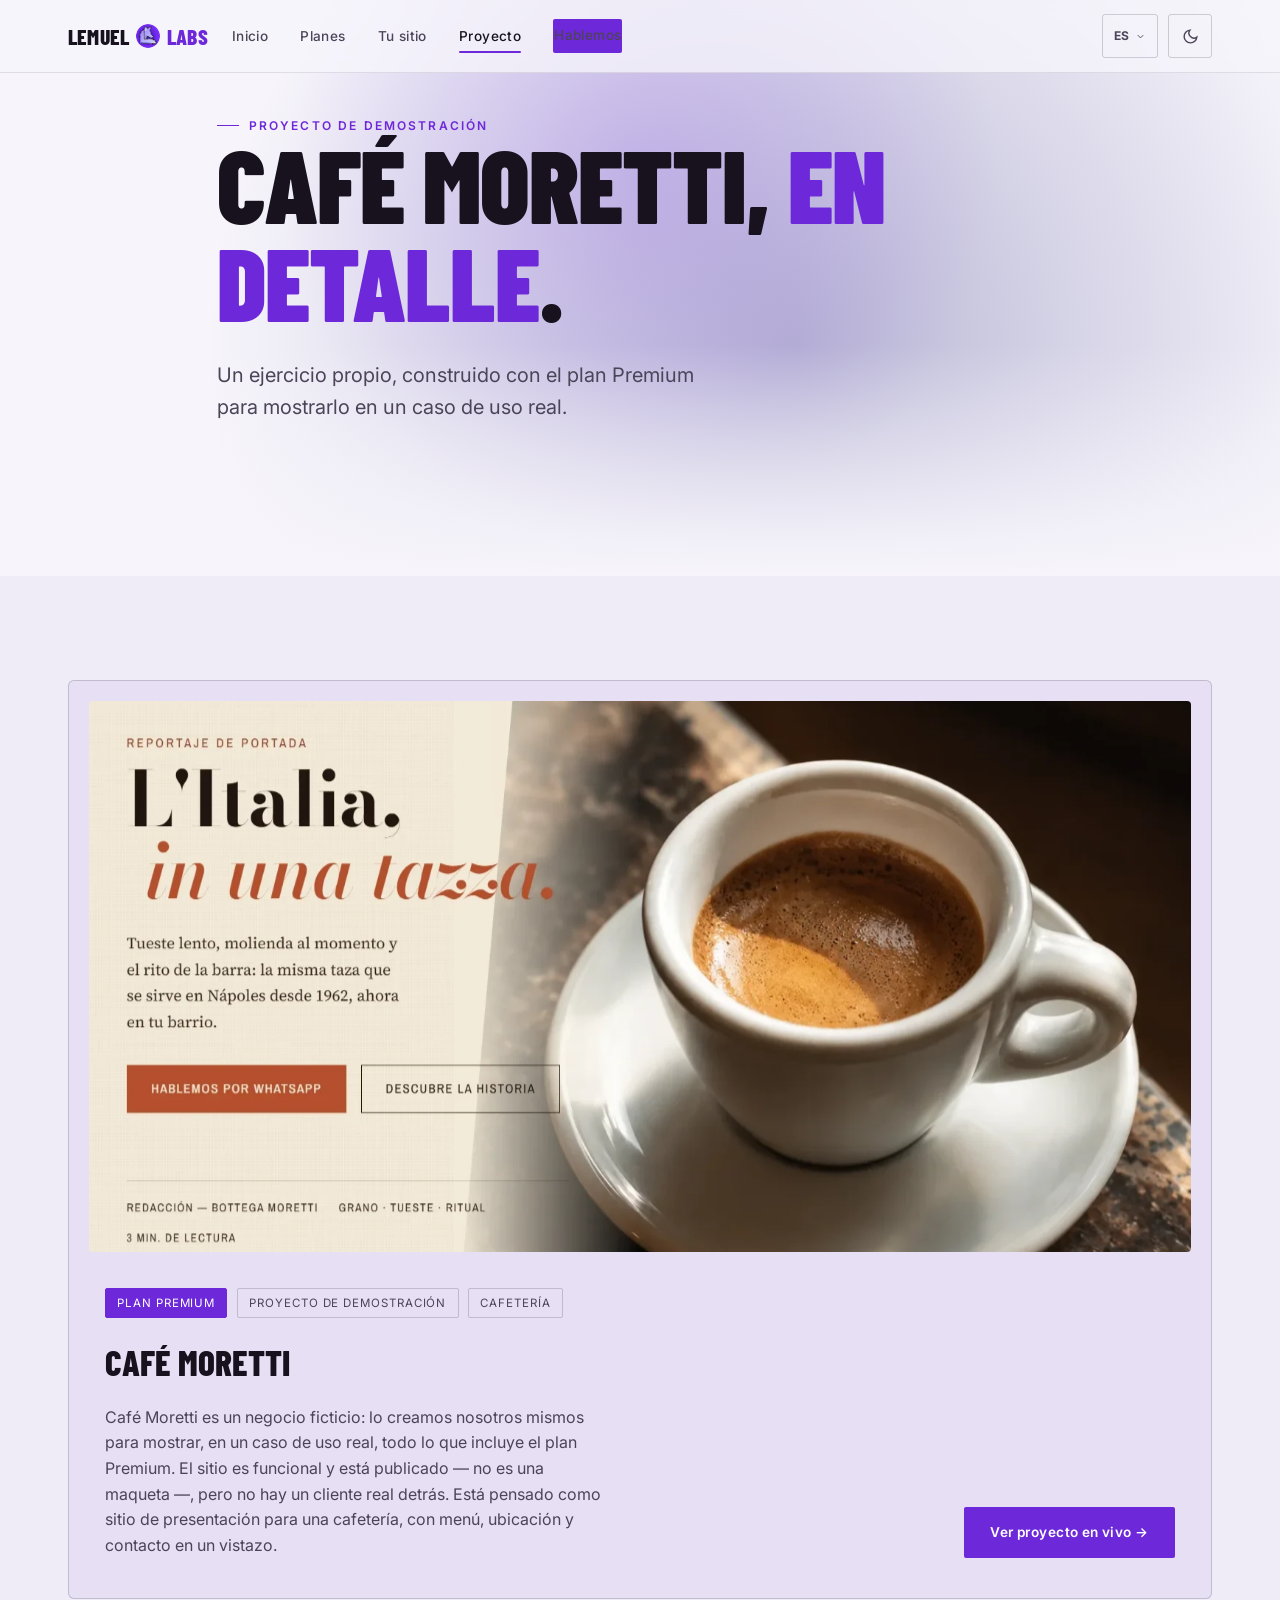
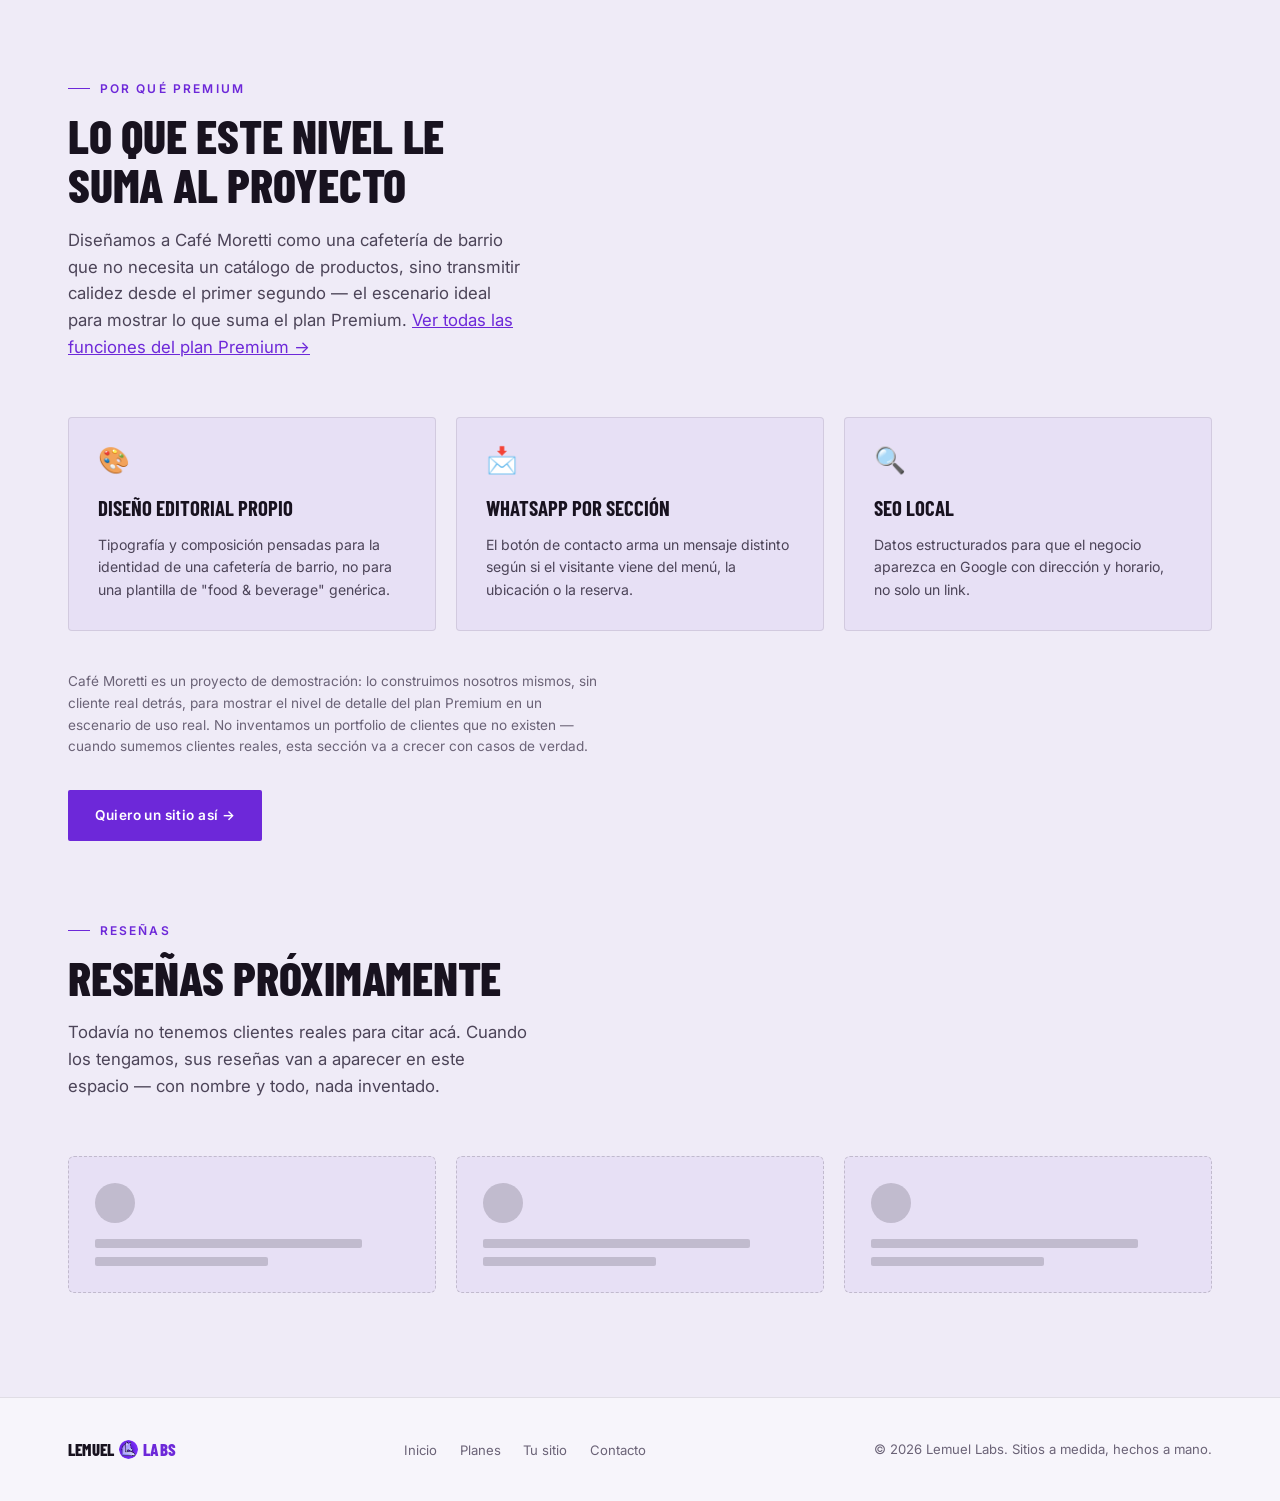
<file: proyecto.html>
<!DOCTYPE html>
<html lang="es">
<head>
<meta charset="UTF-8">
<meta name="viewport" content="width=device-width, initial-scale=1.0">

<link rel="icon" href="img/favicon.ico" sizes="any">
<link rel="icon" type="image/png" sizes="32x32" href="img/favicon-32x32.png">
<link rel="icon" type="image/png" sizes="16x16" href="img/favicon-16x16.png">
<link rel="apple-touch-icon" sizes="180x180" href="img/apple-touch-icon.png">

<!-- Analítica liviana y sin cookies, vía Plausible. -->
<script defer data-domain="lemuel-labs.lemuel-labs.workers.dev" src="https://plausible.io/js/script.js"></script>
<!-- Alternativa a Plausible: GoatCounter (también gratis, también sin cookies).
     Para usarla en vez de Plausible: comentar el script de arriba,
     descomentar este, y reemplazar TU-CUENTA por tu cuenta real.
<script data-goatcounter="https://TU-CUENTA.goatcounter.com/count" async src="//gc.zgo.at/count.js"></script>
-->

<script>
(function(){
  try{
    var saved = localStorage.getItem('lemuel-theme');
    var theme = saved || (window.matchMedia('(prefers-color-scheme: light)').matches ? 'light' : 'dark');
    document.documentElement.setAttribute('data-theme', theme);
    if (sessionStorage.getItem('lemuel-iris-open') === '1') {
      document.documentElement.classList.add('iris-pending');
      setTimeout(function(){ document.documentElement.classList.remove('iris-pending'); }, 2000);
    }
  }catch(e){}
})();
</script>

<title>Café Moretti — Proyecto de demostración — Lemuel Labs</title>
<meta name="description" content="Café Moretti es nuestro proyecto de demostración: un sitio funcional construido con el plan Premium para mostrar ese nivel en un caso de uso real.">
<link rel="canonical" href="https://lemuel-labs.lemuel-labs.workers.dev/proyecto.html">

<meta property="og:type" content="website">
<meta property="og:title" content="Café Moretti — Proyecto de demostración — Lemuel Labs">
<meta property="og:description" content="Un sitio funcional construido con el plan Premium para mostrar ese nivel en un caso de uso real. No es un cliente real — es nuestra propia demo.">
<!-- Para revisar cómo se ve la vista previa al compartir el link:
     Facebook Sharing Debugger (developers.facebook.com/tools/debug),
     Twitter Card Validator (cards-dev.twitter.com/validator) o
     LinkedIn Post Inspector (linkedin.com/post-inspector). -->
<meta property="og:url" content="https://lemuel-labs.lemuel-labs.workers.dev/proyecto.html">
<meta property="og:image" content="https://lemuel-labs.lemuel-labs.workers.dev/img/og-cover.jpg">
<meta property="og:image:type" content="image/jpeg">
<meta property="og:image:width" content="1200">
<meta property="og:image:height" content="630">
<meta property="og:locale" content="es_LA">

<meta name="twitter:card" content="summary_large_image">
<meta name="twitter:title" content="Café Moretti — Proyecto de demostración — Lemuel Labs">
<meta name="twitter:description" content="Un sitio funcional construido con el plan Premium para mostrar ese nivel en un caso de uso real.">
<meta name="twitter:image" content="https://lemuel-labs.lemuel-labs.workers.dev/img/og-cover.jpg">

<script type="application/ld+json">
{
  "@context": "https://schema.org",
  "@type": "ProfessionalService",
  "name": "Lemuel Labs",
  "description": "Estudio de desarrollo web a medida. Sitios de presentación para pequeños y medianos negocios, en tres niveles de servicio: Esencial, Profesional y Premium.",
  "url": "https://lemuel-labs.lemuel-labs.workers.dev/proyecto.html",
  "telephone": "+5355530224",
  "email": "lemuel.labs@gmail.com",
  "priceRange": "$$",
  "makesOffer": [
    {
      "@type": "Offer",
      "name": "Plan Esencial",
      "price": "150000",
      "priceCurrency": "ARS",
      "url": "https://lemuel-labs.lemuel-labs.workers.dev/planes.html#esencial"
    },
    {
      "@type": "Offer",
      "name": "Plan Profesional",
      "price": "200000",
      "priceCurrency": "ARS",
      "url": "https://lemuel-labs.lemuel-labs.workers.dev/planes.html#profesional"
    },
    {
      "@type": "Offer",
      "name": "Plan Premium",
      "price": "250000",
      "priceCurrency": "ARS",
      "url": "https://lemuel-labs.lemuel-labs.workers.dev/planes.html#premium"
    }
  ]
}
</script>

<link rel="preconnect" href="https://fonts.googleapis.com">
<link rel="preconnect" href="https://fonts.gstatic.com" crossorigin>
<link href="https://fonts.googleapis.com/css2?family=Barlow+Condensed:wght@600;700;800;900&family=Inter:wght@400;500;600;700&display=swap" rel="stylesheet">
<link rel="stylesheet" href="css/styles.css">
</head>
<body>

<a href="#main" class="skip-link">Saltar al contenido</a>

<header>
  <nav class="nav wrap">
    <a href="https://wa.me/5355530224?text=Hola%20Lemuel%20Labs%20%F0%9F%91%8B%20Quiero%20cotizar%20un%20sitio%20web%20para%20mi%20negocio.%0APlan%20de%20inter%C3%A9s%3A%20a%C3%BAn%20no%20lo%20decid%C3%AD%20%2F%20quiero%20asesoramiento%0ACu%C3%A9ntenme%20un%20poco%3A%20%C2%BFqu%C3%A9%20necesito%20completar%20o%20tener%20listo%20antes%20de%20empezar%3F" target="_blank" rel="noopener" class="logo">Lemuel <img src="img/logo.webp" alt="" class="logo-mark"> <span>Labs</span></a>
    <ul class="nav-links" id="navLinks">
      <li><a href="index.html" data-i18n="nav_inicio">Inicio</a></li>
      <li><a href="planes.html" data-i18n="nav_planes">Planes</a></li>
      <li><a href="servicios.html" data-i18n="nav_servicios">Tu sitio</a></li>
      <li><a href="proyecto.html" aria-current="page" data-i18n="nav_proyecto">Proyecto</a></li>
      <li><a href="contacto.html" class="btn btn-primary btn-sm" data-i18n="nav_cta">Hablemos</a></li>
    </ul>
    <div class="nav-controls">
      <div class="lang-switch" id="langSwitch" data-open="false">
        <button type="button" class="lang-switch-btn" id="langBtn" aria-haspopup="listbox" aria-expanded="false" aria-label="Elegir idioma">
          <span id="langCurrentLabel">ES</span>
          <svg viewBox="0 0 24 24" fill="none" stroke="currentColor" stroke-width="2" aria-hidden="true" focusable="false"><path d="M6 9l6 6 6-6"/></svg>
        </button>
        <ul class="lang-switch-list" id="langMenu" role="listbox" aria-label="Idioma" tabindex="-1">
          <li role="option" data-lang="es" aria-selected="true" id="langOpt-es" data-i18n="lang_name_es">Español</li>
          <li role="option" data-lang="en" aria-selected="false" id="langOpt-en" data-i18n="lang_name_en">Inglés</li>
          <li role="option" data-lang="pt" aria-selected="false" id="langOpt-pt" data-i18n="lang_name_pt">Portugués</li>
        </ul>
      </div>
      <button type="button" class="icon-btn" id="themeToggle" aria-pressed="false" aria-label="Cambiar entre modo oscuro y claro">
        <svg class="icon-sun" viewBox="0 0 24 24" fill="none" stroke="currentColor" stroke-width="2" aria-hidden="true" focusable="false"><circle cx="12" cy="12" r="4"/><path d="M12 2v2M12 20v2M4.9 4.9l1.4 1.4M17.7 17.7l1.4 1.4M2 12h2M20 12h2M4.9 19.1l1.4-1.4M17.7 6.3l1.4-1.4"/></svg>
        <svg class="icon-moon" viewBox="0 0 24 24" fill="none" stroke="currentColor" stroke-width="2" aria-hidden="true" focusable="false"><path d="M21 12.79A9 9 0 1 1 11.21 3 7 7 0 0 0 21 12.79Z"/></svg>
      </button>
      <button class="nav-toggle" id="navToggle" aria-label="Abrir menú" aria-expanded="false">☰</button>
    </div>
  </nav>
</header>

<main id="main">

  <section class="hero hero-compact" id="hero">
    <div class="wrap hero-inner">
      <span class="eyebrow" data-i18n="hero_proyecto_eyebrow">Proyecto de demostración</span>
      <h1 data-i18n-html="hero_proyecto_h1">Café Moretti, <em>en detalle</em>.</h1>
      <p class="hero-sub" data-i18n="hero_proyecto_sub">Un ejercicio propio, construido con el plan Premium para mostrarlo en un caso de uso real.</p>
    </div>
  </section>

  <section class="project">
    <div class="wrap">

      <div class="case reveal">
        <div class="case-media-wrap">
          <div class="case-media" data-parallax>
            <img src="img/caffe-moretti.webp" alt="Captura de pantalla de la página de inicio de Café Moretti, con el titular «L'Italia, in una tazza» y una taza de espresso servida en el bancone.">
          </div>
        </div>
        <div class="case-body">
          <div class="case-info">
            <div class="case-tags">
              <span class="case-tag plan-tag" data-i18n="proof_tag1">Plan Premium</span>
              <span class="case-tag" data-i18n="proof_tag3">Proyecto de demostración</span>
              <span class="case-tag" data-i18n="proyecto_cafeteria_tag">Cafetería</span>
            </div>
            <h2>Café Moretti</h2>
            <p data-i18n="proyecto_intro_p">Café Moretti es un negocio ficticio: lo creamos nosotros mismos para mostrar, en un caso de uso real, todo lo que incluye el plan Premium. El sitio es funcional y está publicado — no es una maqueta —, pero no hay un cliente real detrás. Está pensado como sitio de presentación para una cafetería, con menú, ubicación y contacto en un vistazo.</p>
          </div>
          <div class="case-cta">
            <a href="https://caffe-moretti.lemuel-labs.workers.dev/" target="_blank" rel="noopener" class="btn btn-primary" data-i18n="proyecto_live_cta">Ver proyecto en vivo →</a>
          </div>
        </div>
      </div>

      <div class="section-head reveal" style="margin-top:4.5rem;">
        <span class="eyebrow" data-i18n="proyecto_why_eyebrow">Por qué Premium</span>
        <h2 data-i18n="proyecto_why_h2">Lo que este nivel le suma al proyecto</h2>
        <p data-i18n-html="proyecto_why_p">Diseñamos a Café Moretti como una cafetería de barrio que no necesita un catálogo de productos, sino transmitir calidez desde el primer segundo — el escenario ideal para mostrar lo que suma el plan Premium. <a href="servicios.html" style="color:var(--accent-text); text-decoration:underline;">Ver todas las funciones del plan Premium →</a></p>
      </div>

      <div class="detail-grid">
        <div class="feature-card reveal">
          <span class="feature-icon">🎨</span>
          <h3 data-i18n="detail1_h3">Diseño editorial propio</h3>
          <p data-i18n="detail1_p">Tipografía y composición pensadas para la identidad de una cafetería de barrio, no para una plantilla de "food & beverage" genérica.</p>
        </div>
        <div class="feature-card reveal reveal-delay-1">
          <span class="feature-icon">📩</span>
          <h3 data-i18n="detail2_h3">WhatsApp por sección</h3>
          <p data-i18n="detail2_p">El botón de contacto arma un mensaje distinto según si el visitante viene del menú, la ubicación o la reserva.</p>
        </div>
        <div class="feature-card reveal reveal-delay-2">
          <span class="feature-icon">🔍</span>
          <h3 data-i18n="detail3_h3">SEO local</h3>
          <p data-i18n="detail3_p">Datos estructurados para que el negocio aparezca en Google con dirección y horario, no solo un link.</p>
        </div>
      </div>

      <p class="project-note reveal" style="margin-top:2.5rem; font-size:0.85rem; color:var(--text-dimmer); max-width:60ch;" data-i18n="proyecto_note_p">
        Café Moretti es un proyecto de demostración: lo construimos nosotros mismos, sin cliente real detrás, para mostrar el nivel de detalle del plan Premium en un escenario de uso real. No inventamos un portfolio de clientes que no existen — cuando sumemos clientes reales, esta sección va a crecer con casos de verdad.
      </p>

      <div style="margin-top:2rem;">
        <a href="https://wa.me/5355530224?text=Hola%20Lemuel%20Labs%20%F0%9F%91%8B%20Quiero%20cotizar%20un%20sitio%20web%20para%20mi%20negocio.%0APlan%20de%20inter%C3%A9s%3A%20Premium%0ACu%C3%A9ntenme%20un%20poco%3A%20%C2%BFqu%C3%A9%20necesito%20completar%20o%20tener%20listo%20antes%20de%20empezar%3F" target="_blank" rel="noopener" class="btn btn-primary reveal" data-i18n="proyecto_cta_final">Quiero un sitio así →</a>
      </div>

      <!-- Sección de reseñas: sin contenido inventado hasta contar con reseñas reales. -->
      <div class="section-head reveal" style="margin-top:4.5rem;">
        <span class="eyebrow" data-i18n="reviews_eyebrow">Reseñas</span>
        <h2 data-i18n="reviews_h2">Reseñas próximamente</h2>
        <p data-i18n="reviews_p">Todavía no tenemos clientes reales para citar acá. Cuando los tengamos, sus reseñas van a aparecer en este espacio — con nombre y todo, nada inventado.</p>
      </div>
      <div class="review-slots reveal">
        <div class="review-slot" aria-hidden="true">
          <div class="review-slot-avatar"></div>
          <div class="review-slot-line review-slot-line-w1"></div>
          <div class="review-slot-line review-slot-line-w2"></div>
        </div>
        <div class="review-slot" aria-hidden="true">
          <div class="review-slot-avatar"></div>
          <div class="review-slot-line review-slot-line-w1"></div>
          <div class="review-slot-line review-slot-line-w2"></div>
        </div>
        <div class="review-slot" aria-hidden="true">
          <div class="review-slot-avatar"></div>
          <div class="review-slot-line review-slot-line-w1"></div>
          <div class="review-slot-line review-slot-line-w2"></div>
        </div>
      </div>

    </div>
  </section>

</main>

<footer>
  <div class="wrap footer-inner">
    <a href="https://wa.me/5355530224?text=Hola%20Lemuel%20Labs%20%F0%9F%91%8B%20Quiero%20cotizar%20un%20sitio%20web%20para%20mi%20negocio.%0APlan%20de%20inter%C3%A9s%3A%20a%C3%BAn%20no%20lo%20decid%C3%AD%20%2F%20quiero%20asesoramiento%0ACu%C3%A9ntenme%20un%20poco%3A%20%C2%BFqu%C3%A9%20necesito%20completar%20o%20tener%20listo%20antes%20de%20empezar%3F" target="_blank" rel="noopener" class="logo" style="font-size:1.05rem;">Lemuel <img src="img/logo.webp" alt="" class="logo-mark"> <span>Labs</span></a>
    <ul class="footer-links">
      <li><a href="index.html" data-i18n="nav_inicio">Inicio</a></li>
      <li><a href="planes.html" data-i18n="nav_planes">Planes</a></li>
      <li><a href="servicios.html" data-i18n="nav_servicios">Tu sitio</a></li>
      <li><a href="contacto.html" data-i18n="nav_contacto">Contacto</a></li>
    </ul>
    <p>&copy; <span id="year"></span> Lemuel Labs. Sitios a medida, hechos a mano.</p>
  </div>
</footer>

<script src="js/main.js" defer></script>
<script src="js/proyecto.js" defer></script>
</body>
</html>
</file>
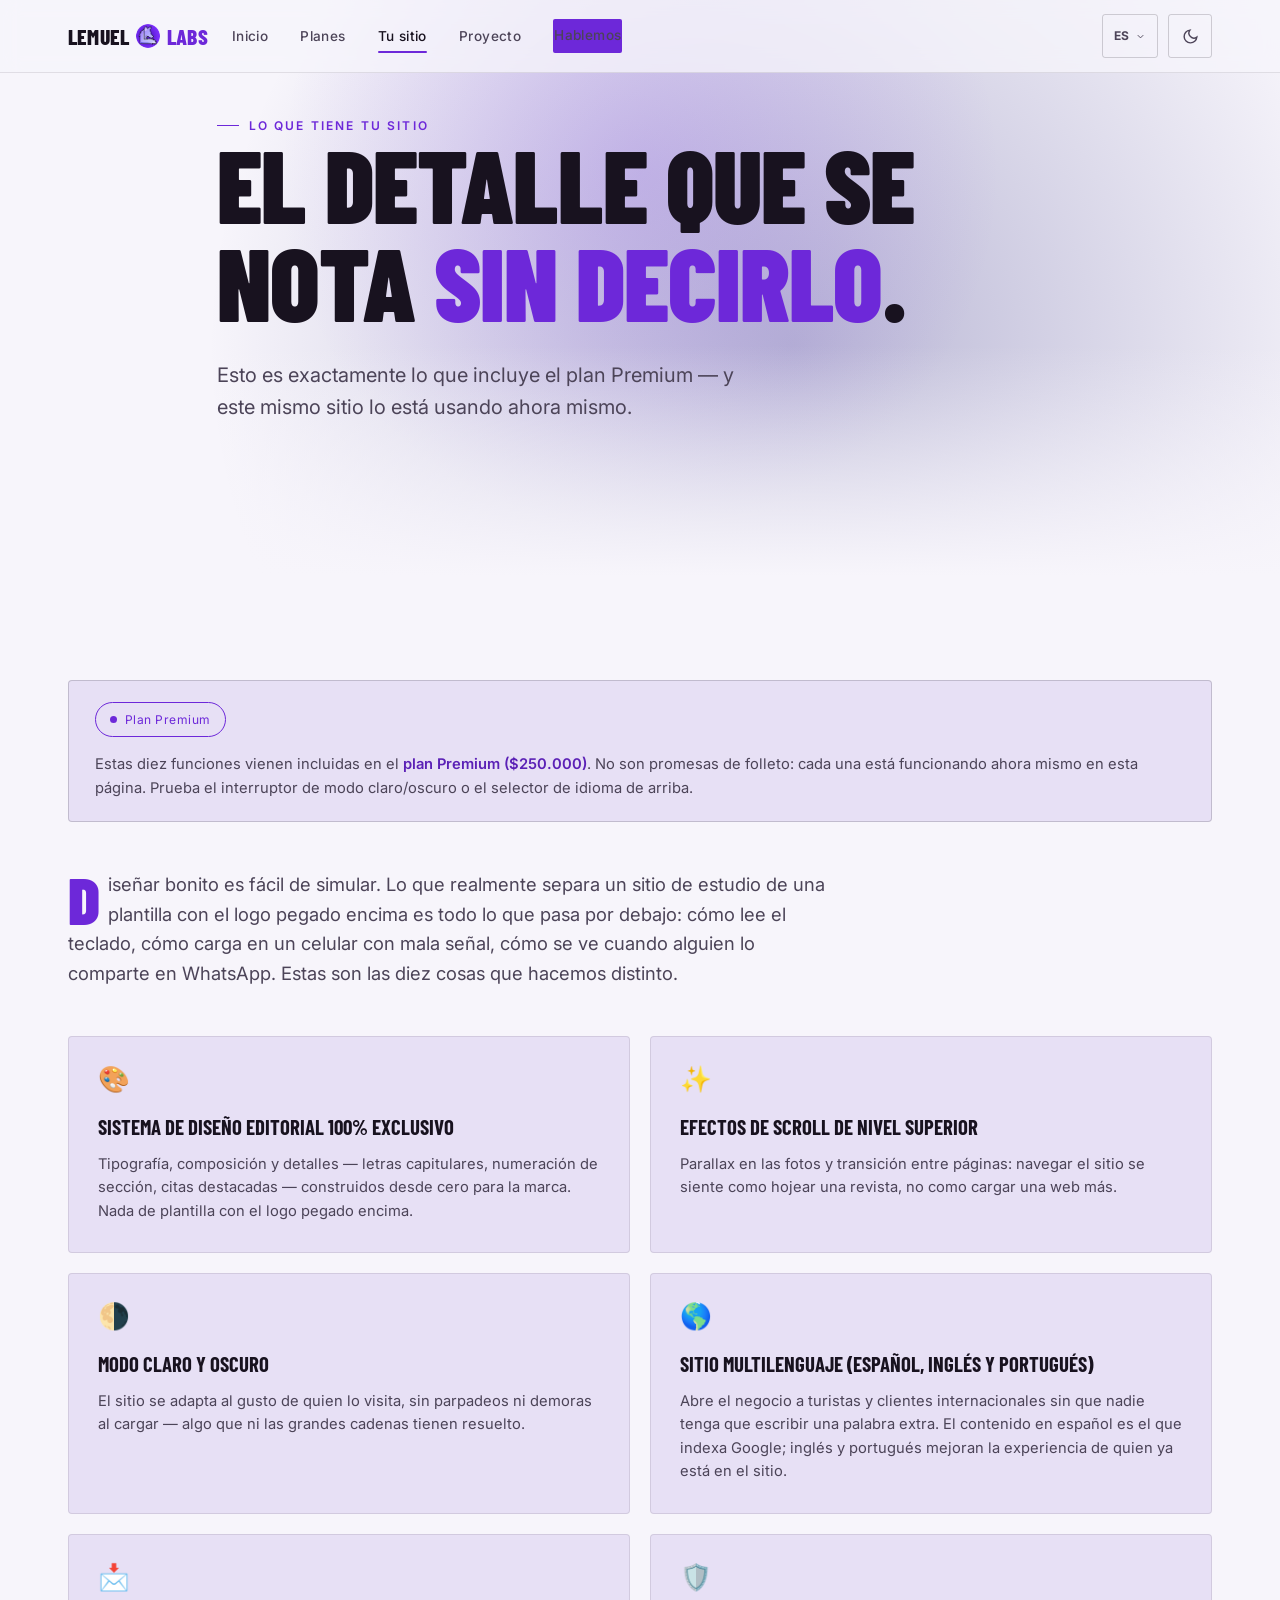
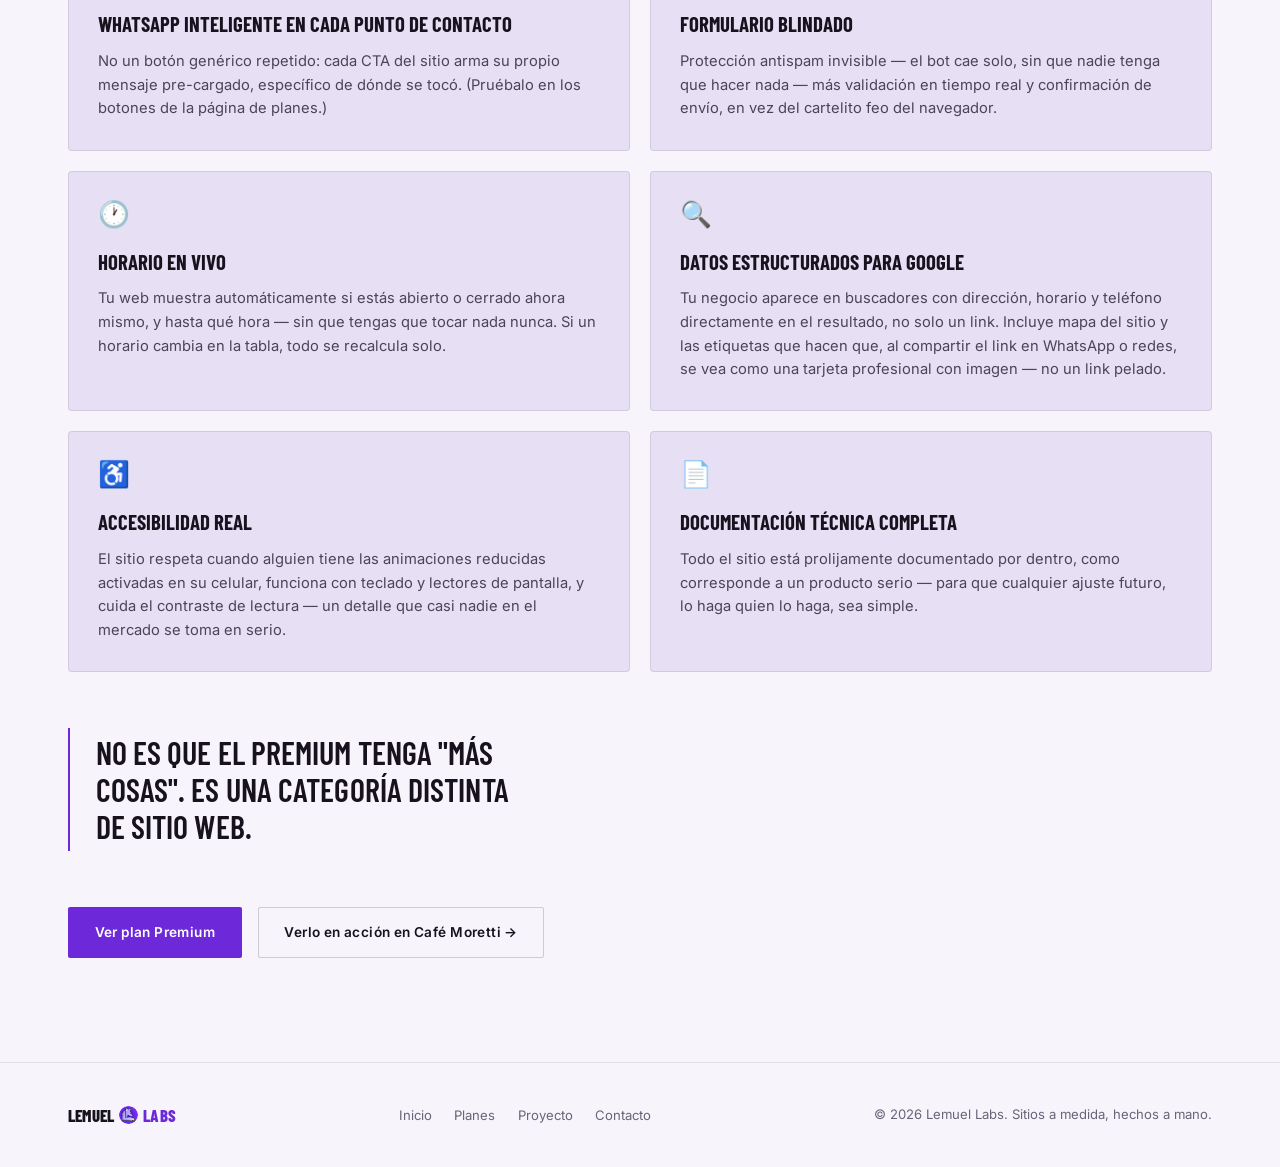
<file: servicios.html>
<!DOCTYPE html>
<html lang="es">
<head>
<meta charset="UTF-8">
<meta name="viewport" content="width=device-width, initial-scale=1.0">

<link rel="icon" href="img/favicon.ico" sizes="any">
<link rel="icon" type="image/png" sizes="32x32" href="img/favicon-32x32.png">
<link rel="icon" type="image/png" sizes="16x16" href="img/favicon-16x16.png">
<link rel="apple-touch-icon" sizes="180x180" href="img/apple-touch-icon.png">

<!-- Analítica liviana y sin cookies, vía Plausible. -->
<script defer data-domain="lemuel-labs.lemuel-labs.workers.dev" src="https://plausible.io/js/script.js"></script>
<!-- Alternativa a Plausible: GoatCounter (también gratis, también sin cookies).
     Para usarla en vez de Plausible: comentar el script de arriba,
     descomentar este, y reemplazar TU-CUENTA por tu cuenta real.
<script data-goatcounter="https://TU-CUENTA.goatcounter.com/count" async src="//gc.zgo.at/count.js"></script>
-->

<script>
(function(){
  try{
    var saved = localStorage.getItem('lemuel-theme');
    var theme = saved || (window.matchMedia('(prefers-color-scheme: light)').matches ? 'light' : 'dark');
    document.documentElement.setAttribute('data-theme', theme);
    if (sessionStorage.getItem('lemuel-iris-open') === '1') {
      document.documentElement.classList.add('iris-pending');
      setTimeout(function(){ document.documentElement.classList.remove('iris-pending'); }, 2000);
    }
  }catch(e){}
})();
</script>

<title>Lo que tiene tu sitio (Plan Premium) — Lemuel Labs</title>
<meta name="description" content="Sistema de diseño editorial, modo claro/oscuro, sitio multilenguaje, WhatsApp inteligente y más: todo lo que incluye el plan Premium, en detalle.">
<link rel="canonical" href="https://lemuel-labs.lemuel-labs.workers.dev/servicios.html">

<meta property="og:type" content="website">
<meta property="og:title" content="Lo que tiene tu sitio — Lemuel Labs">
<meta property="og:description" content="Las 10 features del plan Premium, explicadas — y demostradas en vivo en este mismo sitio.">
<!-- Para revisar cómo se ve la vista previa al compartir el link:
     Facebook Sharing Debugger (developers.facebook.com/tools/debug),
     Twitter Card Validator (cards-dev.twitter.com/validator) o
     LinkedIn Post Inspector (linkedin.com/post-inspector). -->
<meta property="og:url" content="https://lemuel-labs.lemuel-labs.workers.dev/servicios.html">
<meta property="og:image" content="https://lemuel-labs.lemuel-labs.workers.dev/img/og-cover.jpg">
<meta property="og:image:type" content="image/jpeg">
<meta property="og:image:width" content="1200">
<meta property="og:image:height" content="630">
<meta property="og:locale" content="es_LA">

<meta name="twitter:card" content="summary_large_image">
<meta name="twitter:title" content="Lo que tiene tu sitio — Lemuel Labs">
<meta name="twitter:description" content="Las 10 features del plan Premium, explicadas y demostradas en vivo.">
<meta name="twitter:image" content="https://lemuel-labs.lemuel-labs.workers.dev/img/og-cover.jpg">

<script type="application/ld+json">
{
  "@context": "https://schema.org",
  "@type": "ProfessionalService",
  "name": "Lemuel Labs",
  "description": "Estudio de desarrollo web a medida. Sitios de presentación para pequeños y medianos negocios, en tres niveles de servicio: Esencial, Profesional y Premium.",
  "url": "https://lemuel-labs.lemuel-labs.workers.dev/servicios.html",
  "telephone": "+5355530224",
  "email": "lemuel.labs@gmail.com",
  "priceRange": "$$",
  "makesOffer": [
    {
      "@type": "Offer",
      "name": "Plan Esencial",
      "price": "150000",
      "priceCurrency": "ARS",
      "url": "https://lemuel-labs.lemuel-labs.workers.dev/planes.html#esencial"
    },
    {
      "@type": "Offer",
      "name": "Plan Profesional",
      "price": "200000",
      "priceCurrency": "ARS",
      "url": "https://lemuel-labs.lemuel-labs.workers.dev/planes.html#profesional"
    },
    {
      "@type": "Offer",
      "name": "Plan Premium",
      "price": "250000",
      "priceCurrency": "ARS",
      "url": "https://lemuel-labs.lemuel-labs.workers.dev/planes.html#premium"
    }
  ]
}
</script>

<link rel="preconnect" href="https://fonts.googleapis.com">
<link rel="preconnect" href="https://fonts.gstatic.com" crossorigin>
<link href="https://fonts.googleapis.com/css2?family=Barlow+Condensed:wght@600;700;800;900&family=Inter:wght@400;500;600;700&display=swap" rel="stylesheet">
<link rel="stylesheet" href="css/styles.css">
</head>
<body>

<a href="#main" class="skip-link">Saltar al contenido</a>

<header>
  <nav class="nav wrap">
    <a href="https://wa.me/5355530224?text=Hola%20Lemuel%20Labs%20%F0%9F%91%8B%20Quiero%20cotizar%20un%20sitio%20web%20para%20mi%20negocio.%0APlan%20de%20inter%C3%A9s%3A%20a%C3%BAn%20no%20lo%20decid%C3%AD%20%2F%20quiero%20asesoramiento%0ACu%C3%A9ntenme%20un%20poco%3A%20%C2%BFqu%C3%A9%20necesito%20completar%20o%20tener%20listo%20antes%20de%20empezar%3F" target="_blank" rel="noopener" class="logo">Lemuel <img src="img/logo.webp" alt="" class="logo-mark"> <span>Labs</span></a>
    <ul class="nav-links" id="navLinks">
      <li><a href="index.html" data-i18n="nav_inicio">Inicio</a></li>
      <li><a href="planes.html" data-i18n="nav_planes">Planes</a></li>
      <li><a href="servicios.html" aria-current="page" data-i18n="nav_servicios">Tu sitio</a></li>
      <li><a href="proyecto.html" data-i18n="nav_proyecto">Proyecto</a></li>
      <li><a href="contacto.html" class="btn btn-primary btn-sm" data-i18n="nav_cta">Hablemos</a></li>
    </ul>
    <div class="nav-controls">
      <div class="lang-switch" id="langSwitch" data-open="false">
        <button type="button" class="lang-switch-btn" id="langBtn" aria-haspopup="listbox" aria-expanded="false" aria-label="Elegir idioma">
          <span id="langCurrentLabel">ES</span>
          <svg viewBox="0 0 24 24" fill="none" stroke="currentColor" stroke-width="2" aria-hidden="true" focusable="false"><path d="M6 9l6 6 6-6"/></svg>
        </button>
        <ul class="lang-switch-list" id="langMenu" role="listbox" aria-label="Idioma" tabindex="-1">
          <li role="option" data-lang="es" aria-selected="true" id="langOpt-es" data-i18n="lang_name_es">Español</li>
          <li role="option" data-lang="en" aria-selected="false" id="langOpt-en" data-i18n="lang_name_en">Inglés</li>
          <li role="option" data-lang="pt" aria-selected="false" id="langOpt-pt" data-i18n="lang_name_pt">Portugués</li>
        </ul>
      </div>
      <button type="button" class="icon-btn" id="themeToggle" aria-pressed="false" aria-label="Cambiar entre modo oscuro y claro">
        <svg class="icon-sun" viewBox="0 0 24 24" fill="none" stroke="currentColor" stroke-width="2" aria-hidden="true" focusable="false"><circle cx="12" cy="12" r="4"/><path d="M12 2v2M12 20v2M4.9 4.9l1.4 1.4M17.7 17.7l1.4 1.4M2 12h2M20 12h2M4.9 19.1l1.4-1.4M17.7 6.3l1.4-1.4"/></svg>
        <svg class="icon-moon" viewBox="0 0 24 24" fill="none" stroke="currentColor" stroke-width="2" aria-hidden="true" focusable="false"><path d="M21 12.79A9 9 0 1 1 11.21 3 7 7 0 0 0 21 12.79Z"/></svg>
      </button>
      <button class="nav-toggle" id="navToggle" aria-label="Abrir menú" aria-expanded="false">☰</button>
    </div>
  </nav>
</header>

<main id="main">

  <section class="hero hero-compact" id="hero">
    <div class="wrap hero-inner">
      <span class="eyebrow" data-i18n="hero_servicios_eyebrow">Lo que tiene tu sitio</span>
      <h1 data-i18n-html="hero_servicios_h1">El detalle que se nota <em>sin decirlo</em>.</h1>
      <p class="hero-sub" data-i18n="hero_servicios_sub">Esto es exactamente lo que incluye el plan Premium — y este mismo sitio lo está usando ahora mismo.</p>
    </div>
  </section>

  <section>
    <div class="wrap">

      <div class="premium-note reveal">
        <span class="badge badge-tag"><span class="badge-dot"></span>Plan Premium</span>
        <p data-i18n-html="premium_note_p">Estas diez funciones vienen incluidas en el <a href="planes.html#premium">plan Premium ($250.000)</a>. No son promesas de folleto: cada una está funcionando ahora mismo en esta página. Prueba el interruptor de modo claro/oscuro o el selector de idioma de arriba.</p>
      </div>

      <p class="lead reveal" data-i18n="lead_p">
        Diseñar bonito es fácil de simular. Lo que realmente separa un sitio de estudio de una plantilla con el logo pegado
        encima es todo lo que pasa por debajo: cómo lee el teclado, cómo carga en un celular con mala señal, cómo se ve
        cuando alguien lo comparte en WhatsApp. Estas son las diez cosas que hacemos distinto.
      </p>

      <h2 class="visually-hidden" data-i18n="servicios_hidden_h2">Las diez funciones del plan Premium</h2>
      <div class="feature-grid">

        <div class="feature-card reveal">
          <span class="feature-icon">🎨</span>
          <h3 data-i18n="feat1_h3">Sistema de diseño editorial 100% exclusivo</h3>
          <p data-i18n="feat1_p">Tipografía, composición y detalles — letras capitulares, numeración de sección, citas destacadas — construidos desde cero para la marca. Nada de plantilla con el logo pegado encima.</p>
        </div>

        <div class="feature-card reveal reveal-delay-1">
          <span class="feature-icon">✨</span>
          <h3 data-i18n="feat2_h3">Efectos de scroll de nivel superior</h3>
          <p data-i18n="feat2_p">Parallax en las fotos y transición entre páginas: navegar el sitio se siente como hojear una revista, no como cargar una web más.</p>
        </div>

        <div class="feature-card reveal">
          <span class="feature-icon">🌗</span>
          <h3 data-i18n="feat3_h3">Modo claro y oscuro</h3>
          <p data-i18n="feat3_p">El sitio se adapta al gusto de quien lo visita, sin parpadeos ni demoras al cargar — algo que ni las grandes cadenas tienen resuelto.</p>
        </div>

        <div class="feature-card reveal reveal-delay-1">
          <span class="feature-icon">🌎</span>
          <h3 data-i18n="feat4_h3">Sitio multilenguaje (español, inglés y portugués)</h3>
          <p data-i18n="feat4_p">Abre el negocio a turistas y clientes internacionales sin que nadie tenga que escribir una palabra extra. El contenido en español es el que indexa Google; inglés y portugués mejoran la experiencia de quien ya está en el sitio.</p>
        </div>

        <div class="feature-card reveal">
          <span class="feature-icon">📩</span>
          <h3 data-i18n="feat5_h3">WhatsApp inteligente en cada punto de contacto</h3>
          <p data-i18n="feat5_p">No un botón genérico repetido: cada CTA del sitio arma su propio mensaje pre-cargado, específico de dónde se tocó. (Pruébalo en los botones de la página de planes.)</p>
        </div>

        <div class="feature-card reveal reveal-delay-1">
          <span class="feature-icon">🛡️</span>
          <h3 data-i18n="feat6_h3">Formulario blindado</h3>
          <p data-i18n="feat6_p">Protección antispam invisible — el bot cae solo, sin que nadie tenga que hacer nada — más validación en tiempo real y confirmación de envío, en vez del cartelito feo del navegador.</p>
        </div>

        <div class="feature-card reveal">
          <span class="feature-icon">🕐</span>
          <h3 data-i18n="feat7_h3">Horario en vivo</h3>
          <p data-i18n="feat7_p">Tu web muestra automáticamente si estás abierto o cerrado ahora mismo, y hasta qué hora — sin que tengas que tocar nada nunca. Si un horario cambia en la tabla, todo se recalcula solo.</p>
        </div>

        <div class="feature-card reveal reveal-delay-1">
          <span class="feature-icon">🔍</span>
          <h3 data-i18n="feat8_h3">Datos estructurados para Google</h3>
          <p data-i18n="feat8_p">Tu negocio aparece en buscadores con dirección, horario y teléfono directamente en el resultado, no solo un link. Incluye mapa del sitio y las etiquetas que hacen que, al compartir el link en WhatsApp o redes, se vea como una tarjeta profesional con imagen — no un link pelado.</p>
        </div>

        <div class="feature-card reveal">
          <span class="feature-icon">♿</span>
          <h3 data-i18n="feat9_h3">Accesibilidad real</h3>
          <p data-i18n="feat9_p">El sitio respeta cuando alguien tiene las animaciones reducidas activadas en su celular, funciona con teclado y lectores de pantalla, y cuida el contraste de lectura — un detalle que casi nadie en el mercado se toma en serio.</p>
        </div>

        <div class="feature-card reveal reveal-delay-1">
          <span class="feature-icon">📄</span>
          <h3 data-i18n="feat10_h3">Documentación técnica completa</h3>
          <p data-i18n="feat10_p">Todo el sitio está prolijamente documentado por dentro, como corresponde a un producto serio — para que cualquier ajuste futuro, lo haga quien lo haga, sea simple.</p>
        </div>

      </div>

      <blockquote class="pull-quote reveal" data-i18n="pull_quote">
        No es que el Premium tenga "más cosas". Es una categoría distinta de sitio web.
      </blockquote>

      <div style="margin-top:1rem; display:flex; gap:1rem; flex-wrap:wrap;">
        <a href="planes.html#premium" class="btn btn-primary reveal" data-i18n="see_premium_plan">Ver plan Premium</a>
        <a href="proyecto.html" class="btn btn-ghost reveal" data-i18n="see_in_action">Verlo en acción en Café Moretti →</a>
      </div>

    </div>
  </section>

</main>

<footer>
  <div class="wrap footer-inner">
    <a href="https://wa.me/5355530224?text=Hola%20Lemuel%20Labs%20%F0%9F%91%8B%20Quiero%20cotizar%20un%20sitio%20web%20para%20mi%20negocio.%0APlan%20de%20inter%C3%A9s%3A%20a%C3%BAn%20no%20lo%20decid%C3%AD%20%2F%20quiero%20asesoramiento%0ACu%C3%A9ntenme%20un%20poco%3A%20%C2%BFqu%C3%A9%20necesito%20completar%20o%20tener%20listo%20antes%20de%20empezar%3F" target="_blank" rel="noopener" class="logo" style="font-size:1.05rem;">Lemuel <img src="img/logo.webp" alt="" class="logo-mark"> <span>Labs</span></a>
    <ul class="footer-links">
      <li><a href="index.html" data-i18n="nav_inicio">Inicio</a></li>
      <li><a href="planes.html" data-i18n="nav_planes">Planes</a></li>
      <li><a href="proyecto.html" data-i18n="nav_proyecto">Proyecto</a></li>
      <li><a href="contacto.html" data-i18n="nav_contacto">Contacto</a></li>
    </ul>
    <p>&copy; <span id="year"></span> Lemuel Labs. Sitios a medida, hechos a mano.</p>
  </div>
</footer>

<script src="js/main.js" defer></script>
</body>
</html>
</file>
<file: css/styles.css>
/* =========================================================
   LEMUEL LABS — HOJA DE ESTILOS COMPARTIDA
   Arquetipo: Mouse Gradient. Paleta violeta/índigo sobre
   fondo oscuro (con variante clara). Barlow Condensed + Inter.
   Índice:
     1. Variables y temas (oscuro / claro)
     2. Reset y base
     3. Utilidades (wrap, eyebrow, reveal, visually-hidden)
     4. Header / navegación / controles (tema, idioma)
     5. Hero
     6. Secciones genéricas
     7. Bento de servicios (index / resumen)
     8. Por qué elegirnos
     9. Planes (planes.html)
     10. Lo que tiene tu sitio (servicios.html)
     11. Proyecto / case study (proyecto.html)
     12. Contacto (formulario, honeypot, validación)
     13. Footer
     14. Overlay "iris" (transición unificada: página / tema / idioma)
     15. Responsive
   ========================================================= */

/* ---------------------------------------------------------
   1. VARIABLES Y TEMAS
   --------------------------------------------------------- */
:root{
  /* Fondo — se mantiene oscuro y cinemático en el tema por defecto */
  --bg: #05070A;
  --bg-alt: #0B0F14;
  --bg-alt-2: #100D1B;

  /* Paleta violeta / índigo (reemplaza al verde esmeralda + petróleo) */
  --violet-dark: #2E1065;
  --violet: #7C3AED;
  --violet-soft: #A78BFA;
  --indigo-dark: #1E1B4B;
  --indigo: #312E81;

  /* Acento operativo: en tema oscuro usamos --violet directo */
  --accent: var(--violet);
  --accent-strong: var(--violet-soft);

  --text: #F5F5F0;
  --text-dim: #9A93A6;
  /* #8A8497 sobre --bg (#05070A) = 5.60:1 — verificado, cumple AA (4.5:1) */
  --text-dimmer: #8A8497;

  /* Texto chico en color acento (eyebrow, card-tag, opción seleccionada del
     idioma) necesita más contraste que --accent puro sobre --bg: violeta
     #7C3AED da solo 3.54:1 en texto chico. --violet-soft (#A78BFA) da
     7.41:1 — se usa como color de TEXTO acentuado; --accent se sigue
     usando para fondos de botón, bordes e íconos (ahí sí alcanza 3:1 UI). */
  --accent-text: var(--violet-soft);

  --border: rgba(245,245,240,0.09);
  --border-strong: rgba(245,245,240,0.16);

  --ok: #34D399;
  --danger: #F87171;

  --display: 'Barlow Condensed', 'Helvetica Neue Condensed', 'Arial Narrow', sans-serif;
  --body: 'Inter', -apple-system, BlinkMacSystemFont, 'Segoe UI', sans-serif;

  --mx: 50%;
  --my: 30%;

  color-scheme: dark;
}

/* Tema claro — activado con [data-theme="light"] en <html>, seteado
   antes del primer paint por el script inline en el <head> de cada página */
:root[data-theme="light"]{
  --bg: #F7F5FB;
  --bg-alt: #EFEBF7;
  --bg-alt-2: #E7E0F5;

  --accent: #6D28D9;       /* violeta más oscuro: contraste suficiente sobre fondo claro */
  --accent-strong: #5B21B6;
  --accent-text: var(--accent); /* 6D28D9 sobre fondo claro = 6.57:1, ya cumple AA */

  --text: #18121F;
  --text-dim: #4C4458;
  /* #6B6377 sobre --bg (#F7F5FB) = 5.28:1 — verificado, cumple AA */
  --text-dimmer: #6B6377;

  --border: rgba(24,18,31,0.10);
  --border-strong: rgba(24,18,31,0.18);

  color-scheme: light;
}

*{ margin:0; padding:0; box-sizing:border-box; }

html{ scroll-behavior:smooth; }

@media (prefers-reduced-motion: reduce){
  html{ scroll-behavior:auto; }
  *{ animation-duration:0.001ms !important; transition-duration:0.001ms !important; }
}

body{
  background:var(--bg);
  color:var(--text);
  font-family:var(--body);
  font-size:16px;
  line-height:1.6;
  -webkit-font-smoothing:antialiased;
  overflow-x:hidden;
  transition:background 0.35s ease, color 0.35s ease;
}

img, svg{ display:block; max-width:100%; }
a{ color:inherit; text-decoration:none; }
button{ font:inherit; }
::selection{ background:var(--accent); color:#fff; }

:focus-visible{
  outline:2px solid var(--accent);
  outline-offset:3px;
}

/* ---------------------------------------------------------
   3. UTILIDADES
   --------------------------------------------------------- */
.wrap{
  max-width:1240px;
  margin:0 auto;
  padding:0 clamp(1.5rem, 4vw, 3rem);
}

.visually-hidden{
  position:absolute !important;
  width:1px; height:1px;
  padding:0; margin:-1px;
  overflow:hidden;
  clip:rect(0,0,0,0);
  white-space:nowrap;
  border:0;
}

.skip-link{
  position:fixed;
  top:-100px;
  left:1rem;
  z-index:1000;
  background:var(--accent);
  color:#fff;
  padding:0.75rem 1.2rem;
  border-radius:3px;
  font-size:0.85rem;
  font-weight:600;
  transition:top 0.2s ease;
}
.skip-link:focus{ top:1rem; }

.eyebrow{
  font-family:var(--body);
  font-weight:600;
  font-size:0.75rem;
  letter-spacing:0.18em;
  text-transform:uppercase;
  color:var(--accent-text);
  display:inline-flex;
  align-items:center;
  gap:0.6rem;
}
.eyebrow::before{
  content:"";
  width:22px; height:1px;
  background:var(--accent-text);
  display:inline-block;
}

.reveal{
  opacity:0;
  transform:translateY(28px);
  transition:opacity 0.8s cubic-bezier(.16,.8,.24,1), transform 0.8s cubic-bezier(.16,.8,.24,1);
}
.reveal.in-view{ opacity:1; transform:translateY(0); }
.reveal-delay-1.in-view{ transition-delay:0.08s; }
.reveal-delay-2.in-view{ transition-delay:0.16s; }

.btn{
  display:inline-flex;
  align-items:center;
  gap:0.5rem;
  font-family:var(--body);
  font-weight:600;
  font-size:0.85rem;
  letter-spacing:0.03em;
  padding:0.85rem 1.6rem;
  border-radius:2px;
  cursor:pointer;
  transition:transform 0.25s cubic-bezier(.16,.8,.24,1), background 0.25s ease, box-shadow 0.25s ease, color .25s ease, border-color .25s ease;
  border:1px solid transparent;
  white-space:nowrap;
}
.btn-primary{ background:var(--accent); color:#fff; }
.btn-primary:hover{
  transform:translateY(-2px);
  box-shadow:0 10px 30px -8px rgba(124,58,237,0.55);
}
.btn-ghost{
  background:transparent;
  border:1px solid var(--border-strong);
  color:var(--text);
}
.btn-ghost:hover{ border-color:var(--accent); color:var(--accent); }
.btn-sm{ padding:0.6rem 1.1rem; font-size:0.78rem; }

.badge{
  display:inline-flex;
  align-items:center;
  gap:0.5rem;
  font-size:0.75rem;
  letter-spacing:0.04em;
  padding:0.45rem 0.9rem;
  border:1px solid var(--border-strong);
  border-radius:20px;
  color:var(--text-dim);
}
.badge-dot{
  width:7px; height:7px;
  border-radius:50%;
  background:var(--text-dimmer);
  flex-shrink:0;
}
/* Variante "etiqueta": para marcar algo (ej. "Plan Premium") con el
   mismo lenguaje visual del badge, sin el punto de estado. */
.badge-tag{ border-color:var(--accent); color:var(--accent-text); }
.badge-tag .badge-dot{ background:var(--accent); box-shadow:none; }

/* ---------------------------------------------------------
   4. HEADER / NAV / CONTROLES
   --------------------------------------------------------- */
header{
  position:fixed;
  top:0; left:0; right:0;
  z-index:100;
  background:color-mix(in srgb, var(--bg) 78%, transparent);
  backdrop-filter:blur(10px);
  -webkit-backdrop-filter:blur(10px);
  border-bottom:1px solid var(--border);
}
.nav{
  display:flex;
  align-items:center;
  justify-content:space-between;
  height:72px;
  gap:1.5rem;
}
.logo{
  display:inline-flex;
  align-items:center;
  gap:0.32em;
  font-family:var(--display);
  font-weight:800;
  font-size:1.35rem;
  letter-spacing:0.01em;
  text-transform:uppercase;
  flex-shrink:0;
}
.logo span{ color:var(--accent); }
.logo-mark{
  height:1.1em;
  width:1.1em;
  object-fit:cover;
  border-radius:50%;
  flex-shrink:0;
}

.nav-links{
  display:flex;
  align-items:center;
  gap:2rem;
  list-style:none;
  flex:1;
}
.nav-links a{
  font-size:0.85rem;
  font-weight:500;
  letter-spacing:0.03em;
  color:var(--text-dim);
  transition:color 0.2s ease;
  position:relative;
  padding:0.3rem 0;
}
.nav-links a:hover{ color:var(--text); }
.nav-links a[aria-current="page"]{ color:var(--text); }
.nav-links a[aria-current="page"]::after{
  content:"";
  position:absolute;
  left:0; right:0; bottom:-4px;
  height:2px;
  background:var(--accent);
  border-radius:2px;
}

.nav-controls{
  display:flex;
  align-items:center;
  gap:0.6rem;
  flex-shrink:0;
}

.icon-btn{
  display:inline-flex;
  align-items:center;
  justify-content:center;
  width:44px; height:44px; /* mínimo 44x44 para área táctil (WCAG 2.5.5/2.5.8) */
  border:1px solid var(--border-strong);
  border-radius:3px;
  background:transparent;
  color:var(--text-dim);
  cursor:pointer;
  transition:border-color .2s ease, color .2s ease;
}
.icon-btn:hover{ border-color:var(--accent); color:var(--accent); }
.icon-btn svg{ width:17px; height:17px; }
.icon-btn .icon-moon{ display:none; }
:root[data-theme="light"] .icon-btn .icon-sun{ display:none; }
:root[data-theme="light"] .icon-btn .icon-moon{ display:block; }

/* Selector de idioma unificado: un botón + listbox desplegable,
   mismo lenguaje visual que el toggle de tema (icon-btn). */
.lang-switch{ position:relative; }
.lang-switch-btn{
  display:inline-flex;
  align-items:center;
  gap:0.35rem;
  height:44px; /* mínimo 44px de área táctil */
  padding:0 0.7rem;
  border:1px solid var(--border-strong);
  border-radius:3px;
  background:transparent;
  color:var(--text-dim);
  font-size:0.75rem;
  font-weight:700;
  letter-spacing:0.03em;
  cursor:pointer;
  transition:border-color .2s ease, color .2s ease;
}
.lang-switch-btn:hover{ border-color:var(--accent); color:var(--accent); }
.lang-switch-btn svg{ width:11px; height:11px; transition:transform .2s ease; }
.lang-switch[data-open="true"] .lang-switch-btn svg{ transform:rotate(180deg); }

.lang-switch-list{
  position:absolute;
  top:calc(100% + 8px);
  right:0;
  min-width:130px;
  background:var(--bg-alt-2);
  border:1px solid var(--border-strong);
  border-radius:4px;
  padding:0.35rem;
  list-style:none;
  box-shadow:0 12px 30px -10px rgba(0,0,0,0.5);
  opacity:0;
  transform:translateY(-6px);
  pointer-events:none;
  transition:opacity .18s ease, transform .18s ease;
  z-index:120;
}
.lang-switch[data-open="true"] .lang-switch-list{
  opacity:1;
  transform:translateY(0);
  pointer-events:auto;
}
.lang-switch-list [role="option"]{
  display:flex;
  align-items:center;
  justify-content:space-between;
  gap:0.6rem;
  padding:0.55rem 0.7rem;
  font-size:0.85rem;
  color:var(--text-dim);
  border-radius:3px;
  cursor:pointer;
}
.lang-switch-list [role="option"]:hover,
.lang-switch-list [role="option"].is-focused{
  background:color-mix(in srgb, var(--accent) 16%, transparent);
  color:var(--text);
}
.lang-switch-list [role="option"][aria-selected="true"]{ color:var(--accent-text); font-weight:600; }
.lang-switch-list [role="option"][aria-selected="true"]::after{ content:"✓"; }

.nav-toggle{
  display:none;
  align-items:center;
  justify-content:center;
  width:44px; height:44px; /* mínimo 44x44 de área táctil */
  background:none;
  border:none;
  color:var(--text);
  font-size:1.6rem;
  cursor:pointer;
}

/* ---------------------------------------------------------
   5. HERO
   --------------------------------------------------------- */
.hero{
  position:relative;
  min-height:92svh;
  display:flex;
  flex-direction:column;
  justify-content:center;
  padding-top:72px;
  overflow:hidden;
}
.hero::before{
  content:"";
  position:absolute;
  inset:0;
  background:
    radial-gradient(600px 600px at var(--mx) var(--my), rgba(124,58,237,0.20), transparent 60%),
    radial-gradient(900px 900px at calc(var(--mx) + 12%) calc(var(--my) + 30%), rgba(49,46,129,0.32), transparent 65%);
  transition:background 0.15s ease-out;
  pointer-events:none;
}
.hero::after{
  content:"";
  position:absolute;
  inset:0;
  background:linear-gradient(180deg, transparent 60%, var(--bg) 100%);
  pointer-events:none;
}

.hero-inner{ position:relative; z-index:2; padding-top:3rem; padding-bottom:6rem; }
.hero.hero-compact{ min-height:64svh; }
.hero.hero-compact .hero-inner{ padding-top:2.2rem; padding-bottom:3rem; }

.hero h1{
  font-family:var(--display);
  font-weight:900;
  text-transform:uppercase;
  font-size:clamp(2.6rem, 8vw, 7rem);
  line-height:0.95;
  letter-spacing:-0.01em;
  max-width:18ch;
}
.hero h1 em{ font-style:normal; color:var(--accent); }

.hero-sub{
  margin-top:1.8rem;
  font-size:clamp(1rem, 1.6vw, 1.25rem);
  color:var(--text-dim);
  max-width:40ch;
  font-weight:400;
}

.hero-actions{
  margin-top:2.6rem;
  display:flex;
  align-items:center;
  gap:1.2rem;
  flex-wrap:wrap;
}

/* ---------------------------------------------------------
   6. SECCIONES GENÉRICAS
   --------------------------------------------------------- */
section{ position:relative; padding:6.5rem 0; }
.section-head{ max-width:46ch; margin-bottom:3.5rem; }
.section-head h2{
  font-family:var(--display);
  font-weight:800;
  text-transform:uppercase;
  font-size:clamp(2rem, 4vw, 3rem);
  line-height:1.02;
  margin-top:0.8rem;
  letter-spacing:-0.005em;
}
.section-head p{ margin-top:1.1rem; color:var(--text-dim); font-size:1.05rem; max-width:42ch; }

/* ---------------------------------------------------------
   7. BENTO DE SERVICIOS (resumen en index)
   --------------------------------------------------------- */
.services{ background:var(--bg-alt); }
.bento{
  display:grid;
  grid-template-columns:repeat(6, 1fr);
  grid-auto-rows:minmax(150px, auto);
  gap:1.25rem;
}
.card{
  border:1px solid var(--border);
  background:linear-gradient(160deg, var(--bg-alt-2), color-mix(in srgb, var(--bg-alt) 60%, transparent));
  border-radius:4px;
  padding:2rem;
  display:flex;
  flex-direction:column;
  justify-content:flex-end;
  transition:border-color 0.3s ease, transform 0.3s ease;
  position:relative;
  overflow:hidden;
}
.card:hover{ border-color:var(--border-strong); transform:translateY(-4px); }
.card-tag{
  font-size:0.72rem;
  letter-spacing:0.14em;
  text-transform:uppercase;
  color:var(--accent-text);
  font-weight:600;
  margin-bottom:auto;
}
.card h3{
  font-family:var(--display);
  font-weight:700;
  font-size:1.6rem;
  text-transform:uppercase;
  margin-top:1.6rem;
}
.card p{ margin-top:0.7rem; color:var(--text-dim); font-size:0.95rem; max-width:38ch; }

/* Fondo y texto fijos (no ligados al tema): esta tarjeta es un
   "spot" oscuro deliberado, debe leerse bien tanto en modo oscuro
   como en modo claro, así que no hereda var(--text)/var(--bg-alt-2) */
.card-featured{
  grid-column:4 / span 3; grid-row:1 / span 2;
  background:linear-gradient(165deg, var(--indigo-dark), #17132B 70%);
  color:#F1EEFB;
}
.card-featured .card-tag{ color:#B9A2F5; }
.card-featured p{ color:#C9C2DC; }
.card-featured h3{ font-size:2rem; }

/* Las dos tarjetas "chicas" comparten estilo; su fila (arriba/abajo del
   bloque destacado) sigue el orden en que aparecen en el HTML. */
.card-compact:nth-of-type(1){ grid-column:1 / span 3; grid-row:1; }
.card-compact:nth-of-type(2){ grid-column:1 / span 3; grid-row:2; }

/* ---------------------------------------------------------
   8. POR QUÉ ELEGIRNOS
   --------------------------------------------------------- */
.why{ background:var(--bg); }
.why-grid{ display:grid; grid-template-columns:repeat(4, 1fr); border-top:1px solid var(--border); }
.why-item{ padding:2.4rem 1.8rem 2.4rem 1.4rem; border-right:1px solid var(--border); border-bottom:1px solid var(--border); }
.why-grid .why-item:last-child{ border-right:none; }
.why-mark{ width:10px; height:10px; background:var(--accent); border-radius:1px; margin-bottom:1.4rem; }
.why-item h3{ font-family:var(--display); font-weight:700; font-size:1.4rem; text-transform:uppercase; }
.why-item p{ margin-top:0.7rem; color:var(--text-dim); font-size:0.92rem; }

/* ---------------------------------------------------------
   9. PLANES
   --------------------------------------------------------- */
.plans{ background:var(--bg-alt); }
.plan-grid{
  display:grid;
  grid-template-columns:repeat(3, 1fr);
  gap:1.5rem;
  align-items:stretch;
}
.plan-card{
  border:1px solid var(--border);
  background:var(--bg-alt-2);
  border-radius:6px;
  padding:2.2rem 1.9rem;
  display:flex;
  flex-direction:column;
  position:relative;
  transition:border-color .3s ease, transform .3s ease;
}
.plan-card:hover{ transform:translateY(-4px); border-color:var(--border-strong); }
.plan-card.featured{
  border-color:var(--accent);
  background:linear-gradient(165deg, var(--indigo-dark), #17132B 70%);
  color:#F1EEFB;
}
.plan-card.featured .plan-name{ color:#C9C2DC; }
.plan-card.featured .plan-price{ color:#F1EEFB; }
.plan-card.featured .plan-price span{ color:#B7AFC9; }
.plan-card.featured .plan-hook{ color:#D8D1EA; }
.plan-card.featured .plan-features li{ color:#D2CBE3; }
.plan-card.featured .plan-features li strong{ color:#fff; }
.plan-card.featured .plan-features li::before{ background:#A78BFA; }
.plan-card.featured .plan-for{ color:#B7AFC9; border-top-color:rgba(245,245,240,0.14); }
.plan-card.featured::before{
  content:"El que usamos nosotros mismos";
  position:absolute;
  top:-13px; left:1.9rem; right:1.9rem;
  background:var(--accent);
  color:#fff;
  font-size:0.68rem;
  font-weight:700;
  letter-spacing:0.04em;
  text-transform:uppercase;
  padding:0.35rem 0.75rem;
  border-radius:20px;
  white-space:nowrap;
  overflow:hidden;
  text-overflow:ellipsis;
  width:fit-content;
  max-width:calc(100% - 3.8rem); /* nunca desborda el ancho de la tarjeta, incl. a 320px */
}
.plan-name{ display:block; margin:0; font-size:0.78rem; font-weight:600; letter-spacing:0.12em; text-transform:uppercase; color:var(--text-dim); }
.plan-price{
  font-family:var(--display);
  font-weight:800;
  font-size:2.6rem;
  margin-top:0.5rem;
  letter-spacing:-0.01em;
}
.plan-price span{ font-family:var(--body); font-weight:500; font-size:0.9rem; color:var(--text-dimmer); }
.plan-hook{
  margin-top:0.9rem;
  font-style:normal;
  color:var(--text-dim);
  font-size:0.95rem;
  min-height:2.6em;
}
.plan-features{
  list-style:none;
  margin-top:1.6rem;
  display:flex;
  flex-direction:column;
  gap:0.7rem;
  flex:1;
}
.plan-features li{
  font-size:0.88rem;
  color:var(--text-dim);
  padding-left:1.3rem;
  position:relative;
}
.plan-features li::before{
  content:"";
  position:absolute;
  left:0; top:0.5em;
  width:7px; height:7px;
  border-radius:1px;
  background:var(--accent);
}
.plan-features li strong{ color:var(--text); font-weight:600; }
.plan-for{
  margin-top:1.4rem;
  padding-top:1.2rem;
  border-top:1px solid var(--border);
  font-size:0.82rem;
  color:var(--text-dimmer);
}
.plan-card .btn{ margin-top:1.6rem; justify-content:center; }

.plans-note{
  margin-top:3rem;
  border:1px solid var(--border-strong);
  border-left:2px solid var(--accent);
  border-radius:2px;
  padding:1.8rem 2rem;
  background:color-mix(in srgb, var(--indigo) 12%, transparent);
}
.plans-note h3{ font-family:var(--display); font-weight:700; text-transform:uppercase; font-size:1.3rem; }
.plans-note p{ margin-top:0.7rem; color:var(--text-dim); font-size:0.95rem; max-width:70ch; }
.plans-note p + p{ margin-top:0.6rem; }

/* Tabla comparativa de planes */
.compare-table-wrap{
  position:relative;
  margin-top:1.5rem;
  overflow-x:auto;
  border:1px solid var(--border);
  border-radius:6px;
}
.compare-table{
  width:100%;
  border-collapse:collapse;
  font-size:0.88rem;
  min-width:520px;
}
.compare-table thead th{
  text-align:left;
  font-family:var(--display);
  font-weight:700;
  text-transform:uppercase;
  font-size:0.78rem;
  letter-spacing:0.04em;
  color:var(--text-dim);
  padding:0.9rem 1.1rem;
  border-bottom:1px solid var(--border-strong);
  background:var(--bg-alt-2);
}
.compare-table thead th:not(:first-child){ text-align:center; }
.compare-table tbody th{
  text-align:left;
  font-weight:500;
  color:var(--text);
  padding:0.8rem 1.1rem;
  border-bottom:1px solid var(--border);
  white-space:nowrap;
}
.compare-table tbody td{
  text-align:center;
  color:var(--text-dim);
  padding:0.8rem 0.75rem;
  border-bottom:1px solid var(--border);
}
.compare-table tbody tr:last-child th, .compare-table tbody tr:last-child td{ border-bottom:none; }

/* Slots de reseñas vacíos, con estilo, sin contenido inventado */
.review-slots{
  display:grid;
  grid-template-columns:repeat(3, 1fr);
  gap:1.25rem;
  margin-top:2rem;
}
.review-slot{
  border:1px dashed var(--border-strong);
  border-radius:6px;
  padding:1.6rem;
  background:var(--bg-alt-2);
}
.review-slot-avatar{
  width:40px; height:40px;
  border-radius:50%;
  background:var(--border-strong);
  margin-bottom:1rem;
}
.review-slot-line{
  height:9px;
  border-radius:2px;
  background:var(--border-strong);
  margin-bottom:0.6rem;
}
.review-slot-line-w1{ width:85%; }
.review-slot-line-w2{ width:55%; margin-bottom:0; }

/* ---------------------------------------------------------
   10. LO QUE TIENE TU SITIO (servicios.html)
   --------------------------------------------------------- */
.premium-note{
  display:flex;
  align-items:center;
  gap:1rem;
  flex-wrap:wrap;
  border:1px solid var(--border-strong);
  border-radius:4px;
  padding:1.3rem 1.6rem;
  margin-bottom:3rem;
  background:var(--bg-alt-2);
}
.premium-note p{ color:var(--text-dim); font-size:0.92rem; }
.premium-note a{ color:var(--accent-strong); font-weight:600; }

.lead{
  font-size:1.15rem;
  color:var(--text-dim);
  max-width:64ch;
  margin-bottom:3rem;
}
.lead::first-letter{
  font-family:var(--display);
  font-weight:900;
  font-size:3.6em;
  float:left;
  line-height:0.82;
  padding-right:0.12em;
  padding-top:0.03em;
  color:var(--accent);
}

.feature-grid{
  display:grid;
  grid-template-columns:repeat(2, 1fr);
  gap:1.25rem;
}
.feature-card{
  border:1px solid var(--border);
  border-radius:4px;
  padding:1.8rem;
  background:var(--bg-alt-2);
  transition:border-color .3s ease, transform .3s ease;
}
.feature-card:hover{ border-color:var(--border-strong); transform:translateY(-3px); }
.feature-icon{ font-size:1.6rem; line-height:1; }
.feature-card h3{
  font-family:var(--display);
  font-weight:700;
  font-size:1.3rem;
  text-transform:uppercase;
  margin-top:0.9rem;
}
.feature-card p{ margin-top:0.6rem; color:var(--text-dim); font-size:0.92rem; }

.pull-quote{
  border-left:2px solid var(--accent);
  padding:0.4rem 0 0.4rem 1.6rem;
  margin:3.5rem 0;
  font-family:var(--display);
  font-weight:600;
  font-size:clamp(1.4rem, 2.6vw, 2rem);
  text-transform:uppercase;
  letter-spacing:0.003em;
  line-height:1.15;
  max-width:32ch;
  color:var(--text);
}

/* ---------------------------------------------------------
   11. PROYECTO / CASE STUDY
   --------------------------------------------------------- */
.project{ background:var(--bg-alt); }
.case{ border:1px solid var(--border-strong); border-radius:6px; overflow:hidden; background:var(--bg-alt-2); }
.case-media-wrap{ overflow:hidden; margin:1.25rem; border-radius:4px; }
.case-media{
  aspect-ratio:16/8;
  border-radius:4px;
  overflow:hidden;
  will-change:transform;
}
.case-media img{ width:100%; height:100%; object-fit:cover; object-position:center 30%; display:block; }
.case-body{ padding:1rem 2.25rem 2.5rem; display:flex; justify-content:space-between; gap:2.5rem; flex-wrap:wrap; }
.case-info{ max-width:50ch; }
.case-tags{ display:flex; gap:0.6rem; margin-bottom:1rem; flex-wrap:wrap; }
.case-tag{
  font-size:0.72rem;
  letter-spacing:0.08em;
  text-transform:uppercase;
  color:var(--text-dim);
  border:1px solid var(--border-strong);
  padding:0.3rem 0.7rem;
  border-radius:2px;
}
.case-tag.plan-tag{ color:#fff; background:var(--accent); border-color:var(--accent); }
.case-info h2, .case-info h3{ font-family:var(--display); font-weight:800; text-transform:uppercase; font-size:2.2rem; margin:0; }
.case-info p{ margin-top:0.9rem; color:var(--text-dim); font-size:1rem; }
.case-cta{ display:flex; align-items:flex-end; gap:0.8rem; flex-wrap:wrap; }

.detail-grid{
  display:grid;
  grid-template-columns:repeat(3, 1fr);
  gap:1.25rem;
  margin-top:3rem;
}
.detail-grid .feature-card p{ font-size:0.88rem; }

/* ---------------------------------------------------------
   12. CONTACTO
   --------------------------------------------------------- */
.contact{ background:var(--bg); position:relative; overflow:hidden; }
.contact::before{
  content:"";
  position:absolute;
  inset:0;
  /* Más sutil que antes (era 0.16/0.4): el gradiente sigue siendo la firma
     visual, pero no debe competir con el contraste del formulario. */
  background:
    radial-gradient(560px 560px at var(--cx, 80%) var(--cy, 20%), rgba(124,58,237,0.10), transparent 60%),
    radial-gradient(760px 760px at calc(var(--cx, 80%) - 20%) calc(var(--cy, 20%) + 40%), rgba(30,27,75,0.22), transparent 65%);
  pointer-events:none;
}
:root[data-theme="light"] .contact::before{
  /* En claro, cualquier tinte se nota más sobre el fondo casi blanco:
     va todavía más bajo para no ensuciar el área detrás del formulario. */
  background:
    radial-gradient(560px 560px at var(--cx, 80%) var(--cy, 20%), rgba(124,58,237,0.08), transparent 60%),
    radial-gradient(760px 760px at calc(var(--cx, 80%) - 20%) calc(var(--cy, 20%) + 40%), rgba(49,46,129,0.10), transparent 65%);
}
.contact-inner{ position:relative; z-index:2; }
.contact-grid{ display:grid; grid-template-columns:1fr 1fr; gap:4rem; align-items:start; }

.urgency{
  border:1px solid var(--border-strong);
  border-left:2px solid var(--accent);
  padding:1.4rem 1.6rem;
  margin-top:1.6rem;
  /* 10% en vez de 14%: verificado con el contraste real, el texto sigue
     muy por encima de AA (>6:1 en ambos temas) — esto es solo prolijidad visual */
  background:color-mix(in srgb, var(--indigo) 10%, transparent);
  border-radius:2px;
}
.urgency p{ color:var(--text-dim); font-size:0.92rem; }
.urgency strong{ color:var(--text); }

.direct-info{ margin-top:2rem; }
.direct-info a{
  display:block;
  font-family:var(--display);
  font-weight:700;
  font-size:1.4rem;
  padding:0.9rem 0;
  border-bottom:1px solid var(--border);
  transition:color 0.2s ease;
}
.direct-info a:hover{ color:var(--accent); }
.direct-info span{
  display:block;
  font-size:0.72rem;
  letter-spacing:0.1em;
  text-transform:uppercase;
  color:var(--text-dimmer);
  margin-top:1.6rem;
}

form{ display:flex; flex-direction:column; gap:1.3rem; }
.field{ display:flex; flex-direction:column; gap:0.5rem; }
.field label{ font-size:0.75rem; letter-spacing:0.08em; text-transform:uppercase; color:var(--text-dimmer); }
.field input, .field textarea{
  background:var(--bg-alt-2);
  border:1px solid var(--border);
  border-radius:3px;
  padding:0.9rem 1rem;
  color:var(--text);
  font-family:var(--body);
  font-size:0.95rem;
  resize:vertical;
  transition:border-color 0.2s ease;
}
.field input:focus, .field textarea:focus{ border-color:var(--accent); outline:none; }
.field input[aria-invalid="true"], .field textarea[aria-invalid="true"]{ border-color:var(--danger); }
.field-error{
  font-size:0.78rem;
  color:var(--danger);
  min-height:1.1em;
}

.field-method-label{ font-size:0.75rem; letter-spacing:0.08em; text-transform:uppercase; color:var(--text-dimmer); }
.method-toggle{ display:flex; gap:0.6rem; flex-wrap:wrap; }
.method-option{ position:relative; }
.method-option input{ position:absolute; opacity:0; width:1px; height:1px; }
.method-option span{
  display:inline-block;
  padding:0.6rem 1.1rem;
  border:1px solid var(--border);
  border-radius:999px;
  font-size:0.85rem;
  color:var(--text-dim);
  cursor:pointer;
  transition:border-color 0.2s ease, color 0.2s ease, background 0.2s ease;
}
.method-option input:checked + span{
  border-color:var(--accent);
  color:var(--text);
  background:color-mix(in srgb, var(--accent) 14%, transparent);
}
.method-option input:focus-visible + span{ outline:2px solid var(--accent); outline-offset:2px; }
form .btn{ align-self:flex-start; margin-top:0.4rem; }
.form-status{
  font-size:0.85rem;
  color:var(--ok);
  min-height:1.2em;
}
.form-status.is-error{ color:var(--danger); }

.form-fallback{
  font-size:0.85rem;
  color:var(--text-dim);
  margin-top:-0.4rem;
}
.form-fallback a{ color:var(--accent-text); font-weight:600; text-decoration:underline; }

/* Honeypot: oculto para personas, visible para bots que rellenan todo */
.hp-field{
  position:absolute !important;
  left:-9999px !important;
  width:1px; height:1px;
  overflow:hidden;
}

/* ---------------------------------------------------------
   13. FOOTER
   --------------------------------------------------------- */
footer{ border-top:1px solid var(--border); padding:2.4rem 0; }
.footer-inner{ display:flex; justify-content:space-between; align-items:center; flex-wrap:wrap; gap:1rem; }
footer p{ font-size:0.82rem; color:var(--text-dimmer); }
.footer-links{ display:flex; gap:1.4rem; list-style:none; }
.footer-links a{ font-size:0.82rem; color:var(--text-dimmer); transition:color .2s ease; }
.footer-links a:hover{ color:var(--text); }

/* ---------------------------------------------------------
   14. OVERLAY "IRIS" — transición unificada de página / tema / idioma
   Reemplaza el fade que antes se hacía con la View Transitions API
   nativa: ahora un solo mecanismo (ver main.js) controla los tres
   casos, así que no dejamos las dos corriendo en simultáneo.
   El overlay se recorta con una máscara SVG circular (ver main.js):
   el círculo es un "agujero" que se agranda o se achica, dejando
   ver el contenido de atrás o tapándolo por completo. El color
   del overlay (negro/blanco) se fija en JS según el tema activo.
   --------------------------------------------------------- */
.iris-overlay{
  position:fixed;
  inset:0;
  z-index:9999;
  display:flex;
  align-items:center;
  justify-content:center;
  background:#05070A; /* se sobreescribe en JS según el tema activo */
  pointer-events:none;
  opacity:0;
}
.iris-overlay.is-active{ opacity:1; pointer-events:auto; }

.iris-logo{
  display:inline-flex;
  align-items:center;
  gap:0.28em;
  font-family:var(--display);
  font-weight:800;
  font-size:clamp(1.6rem, 4vw, 2.4rem);
  text-transform:uppercase;
  letter-spacing:0.01em;
  color:#F5F5F0;
  opacity:0;
  transform:scale(0.96) translateY(8px);
  transition:opacity 0.32s cubic-bezier(0.22,1,0.36,1), transform 0.32s cubic-bezier(0.22,1,0.36,1);
}
.iris-logo span{ color:var(--violet-soft); }
.iris-logo .logo-mark{ height:0.85em; width:0.85em; }
.iris-overlay.is-logo-visible .iris-logo{ opacity:1; transform:scale(1) translateY(0); }

@media (prefers-reduced-motion: reduce){
  .iris-overlay{ display:none !important; }
}

/* Mientras se resuelve una navegación con el iris pendiente (ver el
   script inline del <head> y main.js), el contenido real queda oculto
   para que no haya un instante de contenido sin tapar. */
html.iris-pending body > *:not(.iris-overlay){ visibility:hidden; }

/* ---------------------------------------------------------
   15. RESPONSIVE
   --------------------------------------------------------- */
@media (max-width:960px){
  .nav-links{
    position:fixed;
    top:72px; left:0; right:0;
    background:var(--bg-alt-2);
    border-bottom:1px solid var(--border);
    flex-direction:column;
    align-items:flex-start;
    gap:0;
    padding:0.5rem clamp(1.5rem,4vw,3rem) 1rem;
    transform:translateY(-140%);
    transition:transform 0.3s ease;
  }
  .nav-links.open{ transform:translateY(0); }
  .nav-links li{ width:100%; }
  .nav-links a{ display:block; padding:0.9rem 0; border-bottom:1px solid var(--border); }
  .nav-links a[aria-current="page"]::after{ display:none; }
  .nav-links .btn{ margin:0.9rem 0; }
  .nav-toggle{ display:flex; }

  .bento{ grid-template-columns:1fr; grid-auto-rows:auto; }
  .bento .card-featured, .bento .card-compact{ grid-column:1; grid-row:auto; }

  .why-grid{ grid-template-columns:1fr 1fr; }
  .why-grid .why-item:nth-child(2n){ border-right:none; }

  .plan-grid{ grid-template-columns:1fr; }
  .feature-grid{ grid-template-columns:1fr; }
  .detail-grid{ grid-template-columns:1fr 1fr; }
  .review-slots{ grid-template-columns:1fr; }

  .case-body{ flex-direction:column; }
  .contact-grid{ grid-template-columns:1fr; gap:3rem; }
}

@media (max-width:520px){
  .why-grid{ grid-template-columns:1fr; }
  .why-grid .why-item{ border-right:none; }
  .detail-grid{ grid-template-columns:1fr; }
  .nav-controls{ gap:0.4rem; }
  .lang-switch-btn{ padding:0 0.5rem; }
  .lang-switch-list{ right:-0.5rem; }
  .plan-card.featured::before{ font-size:0.6rem; padding:0.3rem 0.6rem; left:1.4rem; max-width:calc(100% - 2.8rem); }

  /* Con un layout de ancho natural (sin comprimir columnas por
     porcentaje), la tabla necesita desplazamiento horizontal en mobile
     para que el contenido tenga aire — el degradado avisa que hay más
     para ver. initCompareScrollHint(), en main.js, lo muestra u oculta
     según el scroll real. */
  .compare-table-wrap{ overflow-x:auto; -webkit-overflow-scrolling:touch; }
  .compare-table-wrap::after{
    content:"";
    position:absolute;
    top:0; right:0; bottom:0;
    width:28px;
    background:linear-gradient(90deg, transparent, color-mix(in srgb, var(--bg-alt-2) 85%, transparent));
    pointer-events:none;
    opacity:0;
    transition:opacity 0.15s ease;
  }
  .compare-table-wrap.has-more-right::after{ opacity:1; }
  .compare-table{ min-width:480px; font-size:0.82rem; }
  .compare-table thead th{ padding:0.75rem 0.85rem; font-size:0.7rem; }
  .compare-table tbody th{ padding:0.7rem 0.85rem; font-size:0.82rem; }
  .compare-table tbody td{ padding:0.7rem 0.6rem; }
}
</file>
